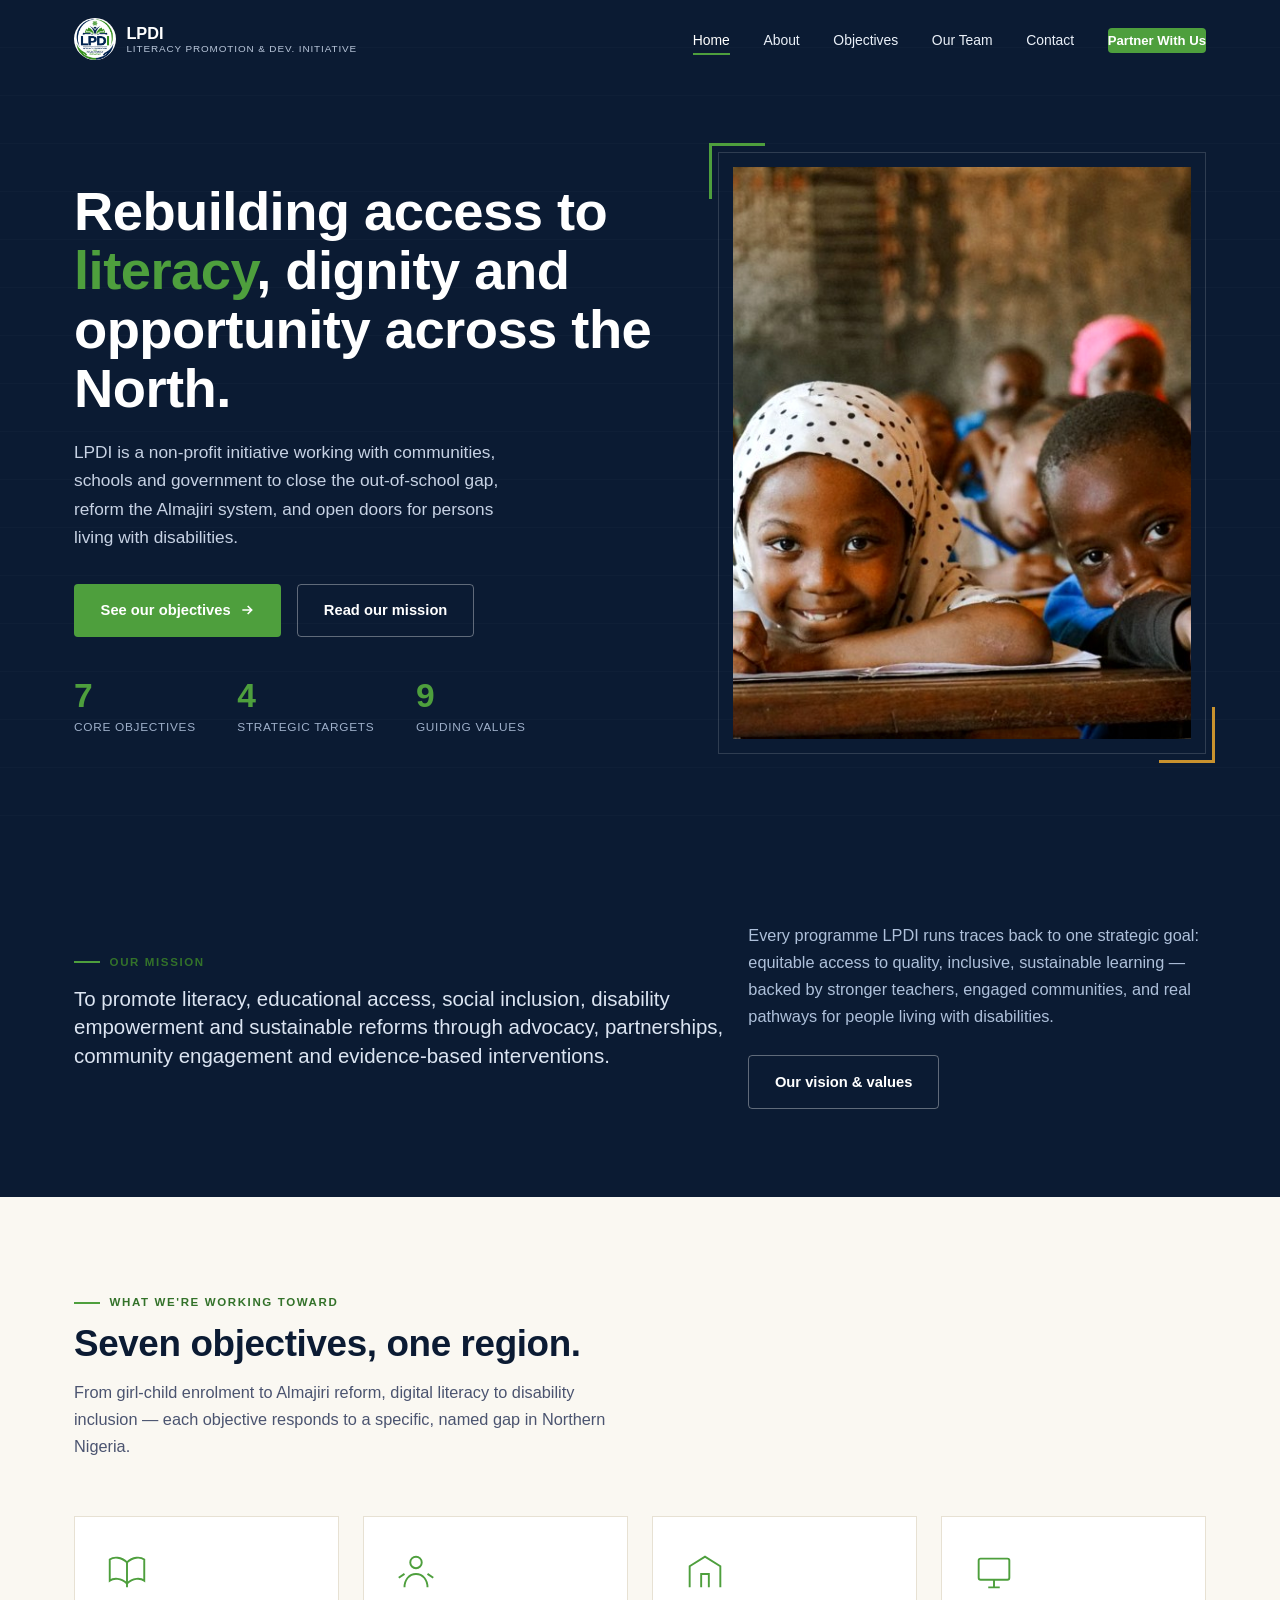
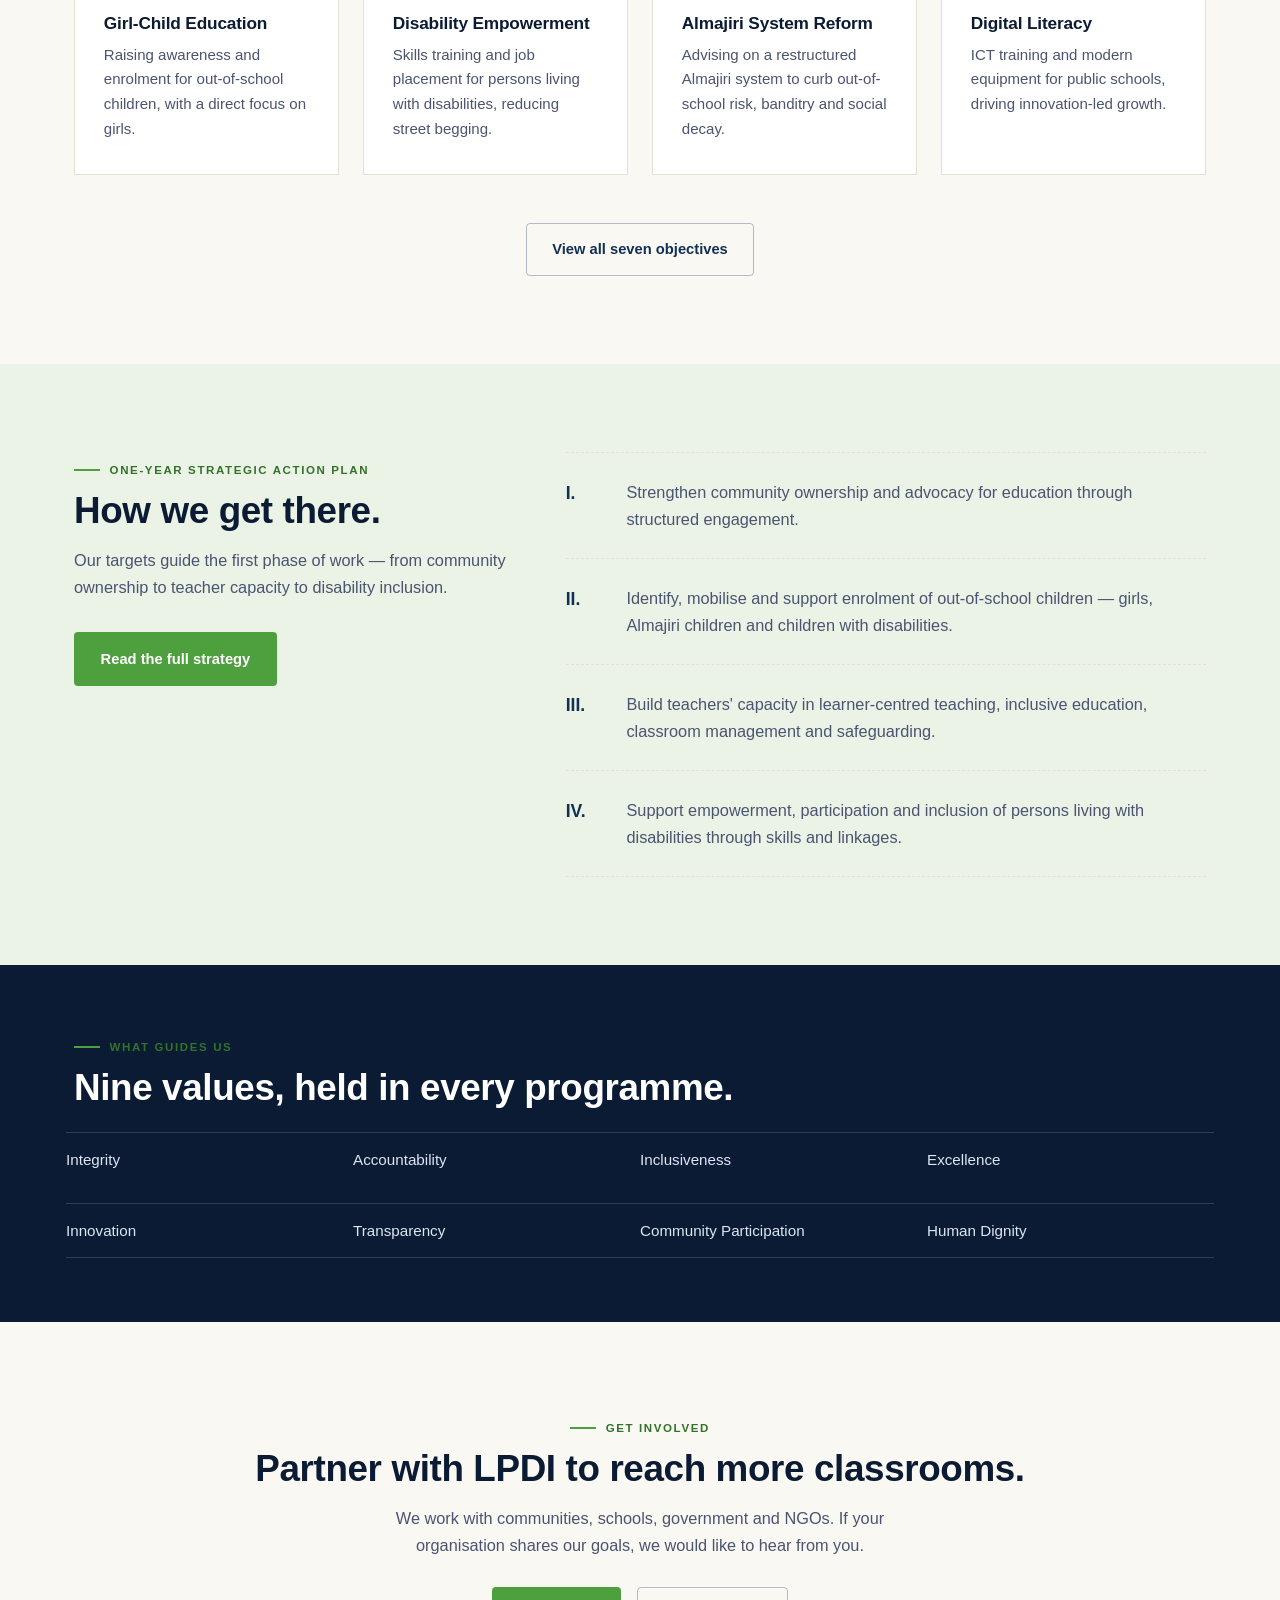
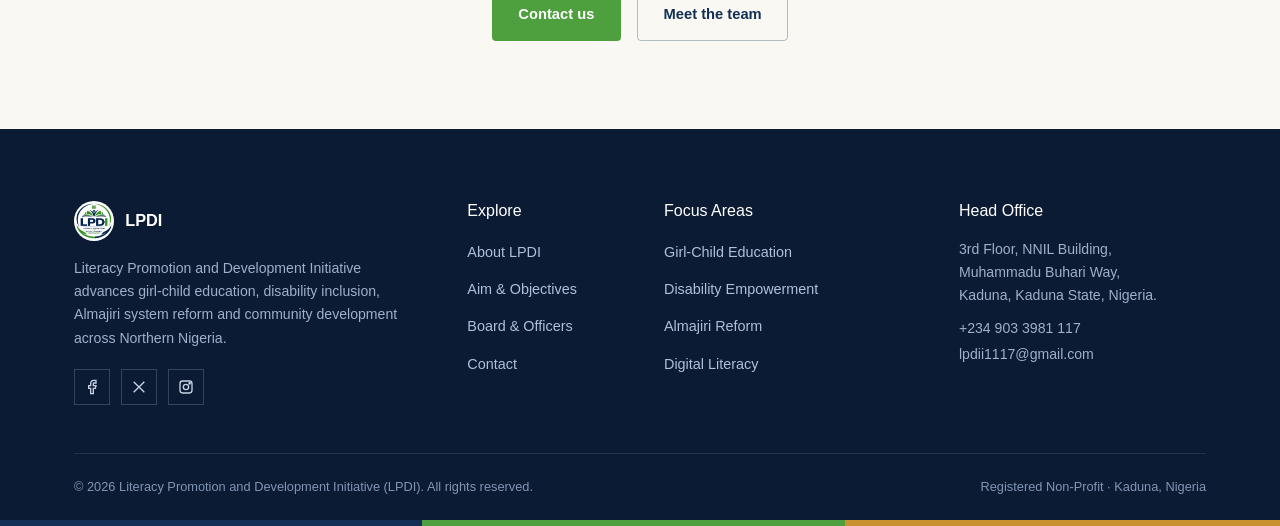
<file: index.html>
<!doctype html>
<html lang="en">
<head>
<meta charset="UTF-8">
<meta name="viewport" content="width=device-width, initial-scale=1.0">
<title>LPDI | Literacy Promotion and Development Initiative</title>
<meta name="description" content="LPDI advances girl-child education, disability inclusion, Almajiri reform and community development across Northern Nigeria.">
<link rel="icon" href="assets/logo.jpeg">

<!-- Fonts -->
<link rel="preconnect" href="https://api.fontshare.com">
<link href="https://api.fontshare.com/v2/css?f[]=clash-display@400,500,600,700&f[]=satoshi@400,500,700,900&display=swap" rel="stylesheet">

<!-- Bootstrap (vendored locally) -->
<link href="vendor/bootstrap/css/bootstrap.min.css" rel="stylesheet">

<!-- LPDI styles -->
<link href="css/style.css" rel="stylesheet">
</head>
<body>
<nav class="lpdi-nav">
    <div class="container-lpdi nav-inner">
      <a href="index.html" class="brand">
        <img src="assets/logo.jpeg" alt="LPDI logo">
        <span class="brand-text">LPDI<small>Literacy Promotion &amp; Dev. Initiative</small></span>
      </a>
      <ul>
        <li><a href="index.html">Home</a></li>
        <li><a href="about.html">About</a></li>
        <li><a href="programs.html">Objectives</a></li>
        <li><a href="team.html">Our Team</a></li>
        <li><a href="contact.html">Contact</a></li>
        <li class="desktop-only"><a href="contact.html" class="nav-cta">Partner With Us</a></li>
      </ul>
      <button class="nav-toggle" aria-label="Toggle navigation menu">
        <span></span><span></span><span></span>
      </button>
    </div>
  </nav>
<!-- ============ HERO ============ -->
<header class="hero">
  <div class="container-lpdi">
    <div class="hero-grid">
      <div>
        
        <h1>Rebuilding access to <em>literacy</em>, dignity and opportunity across the North.</h1>
        <p class="lead">LPDI is a non-profit initiative working with communities, schools and government to close the out-of-school gap, reform the Almajiri system, and open doors for persons living with disabilities.</p>
        <div class="btn-row">
          <a href="programs.html" class="btn-lpdi btn-primary-lpdi">
            See our objectives
            <svg width="16" height="16" viewBox="0 0 24 24" fill="none" stroke="currentColor" stroke-width="2.4"><path d="M5 12h14M13 6l6 6-6 6"/></svg>
          </a>
          <a href="about.html" class="btn-lpdi btn-outline-lpdi">Read our mission</a>
        </div>

        <div class="hero-stats">
          <div>
            <div class="stat-num" data-count="7">0</div>
            <div class="stat-label">Core objectives</div>
          </div>
          <div>
            <div class="stat-num" data-count="4">0</div>
            <div class="stat-label">Strategic targets</div>
          </div>
          <div>
            <div class="stat-num" data-count="9">0</div>
            <div class="stat-label">Guiding values</div>
          </div>
        </div>
      </div>

      <div class="hero-photo-wrap reveal">
        <div class="hero-photo-frame">
          <img src="assets/hero-photo.jpg" alt="Children at an LPDI-supported school in Northern Nigeria" class="hero-photo">
        </div>
      </div>
    </div>
  </div>
</header>

<!-- ============ MISSION STRIP ============ -->
<section class="bg-navy stat-strip-wrap">
  <div class="container-lpdi">
    <div class="row align-items-center g-4">
      <div class="col-lg-7 reveal">
        <span class="kicker">Our mission</span>
        <p style="color:#DCE5F2;font-size:1.28rem;font-family:var(--display);font-weight:500;line-height:1.4;margin-top:.8rem;">
          To promote literacy, educational access, social inclusion, disability empowerment and sustainable reforms through advocacy, partnerships, community engagement and evidence-based interventions.
        </p>
      </div>
      <div class="col-lg-5 reveal reveal-delay-1">
        <p style="color:#AEC0DA;">Every programme LPDI runs traces back to one strategic goal: equitable access to quality, inclusive, sustainable learning &mdash; backed by stronger teachers, engaged communities, and real pathways for people living with disabilities.</p>
        <a href="about.html" class="btn-lpdi btn-outline-lpdi" style="margin-top:.6rem;">Our vision &amp; values</a>
      </div>
    </div>
  </div>
</section>

<!-- ============ OBJECTIVES PREVIEW ============ -->
<section class="bg-paper">
  <div class="container-lpdi">
    <div class="row">
      <div class="col-lg-6 reveal">
        <span class="kicker">What we're working toward</span>
        <h2 class="section-title">Seven objectives, one region.</h2>
        <p class="section-sub">From girl-child enrolment to Almajiri reform, digital literacy to disability inclusion &mdash; each objective responds to a specific, named gap in Northern Nigeria.</p>
      </div>
    </div>

    <div class="row g-4 mt-3">
      <div class="col-md-6 col-lg-3 reveal">
        <div class="card-lpdi">
          <svg class="card-icon" viewBox="0 0 48 48" fill="none" stroke="#4E9F3D" stroke-width="2"><path d="M24 14c-6-6-14-6-18-3v22c4-3 12-3 18 3 6-6 14-6 18-3V11c-4-3-12-3-18 3z"/><path d="M24 14v26"/></svg>
          <h3>Girl-Child Education</h3>
          <p>Raising awareness and enrolment for out-of-school children, with a direct focus on girls.</p>
        </div>
      </div>
      <div class="col-md-6 col-lg-3 reveal reveal-delay-1">
        <div class="card-lpdi">
          <svg class="card-icon" viewBox="0 0 48 48" fill="none" stroke="#4E9F3D" stroke-width="2"><circle cx="24" cy="14" r="6"/><path d="M12 40c0-8 5-14 12-14s12 6 12 14"/><path d="M6 30l6-4M42 30l-6-4"/></svg>
          <h3>Disability Empowerment</h3>
          <p>Skills training and job placement for persons living with disabilities, reducing street begging.</p>
        </div>
      </div>
      <div class="col-md-6 col-lg-3 reveal reveal-delay-2">
        <div class="card-lpdi">
          <svg class="card-icon" viewBox="0 0 48 48" fill="none" stroke="#4E9F3D" stroke-width="2"><path d="M8 40V18l16-10 16 10v22"/><path d="M20 40V26h8v14"/></svg>
          <h3>Almajiri System Reform</h3>
          <p>Advising on a restructured Almajiri system to curb out-of-school risk, banditry and social decay.</p>
        </div>
      </div>
      <div class="col-md-6 col-lg-3 reveal reveal-delay-3">
        <div class="card-lpdi">
          <svg class="card-icon" viewBox="0 0 48 48" fill="none" stroke="#4E9F3D" stroke-width="2"><rect x="8" y="10" width="32" height="22" rx="2"/><path d="M18 40h12M24 32v8"/></svg>
          <h3>Digital Literacy</h3>
          <p>ICT training and modern equipment for public schools, driving innovation-led growth.</p>
        </div>
      </div>
    </div>

    <div class="text-center mt-5 reveal">
      <a href="programs.html" class="btn-lpdi btn-outline-navy">View all seven objectives</a>
    </div>
  </div>
</section>

<!-- ============ APPROACH / TARGETS ============ -->
<section class="bg-green-soft">
  <div class="container-lpdi">
    <div class="row g-5 align-items-start">
      <div class="col-lg-5 reveal">
        <span class="kicker">One-Year Strategic Action Plan</span>
        <h2 class="section-title">How we get there.</h2>
        <p class="section-sub">Our targets guide the first phase of work &mdash; from community ownership to teacher capacity to disability inclusion.</p>
        <a href="programs.html" class="btn-lpdi btn-primary-lpdi mt-3">Read the full strategy</a>
      </div>
      <div class="col-lg-7">
        <div class="target-item reveal">
          <div class="target-roman">I.</div>
          <p>Strengthen community ownership and advocacy for education through structured engagement.</p>
        </div>
        <div class="target-item reveal reveal-delay-1">
          <div class="target-roman">II.</div>
          <p>Identify, mobilise and support enrolment of out-of-school children &mdash; girls, Almajiri children and children with disabilities.</p>
        </div>
        <div class="target-item reveal reveal-delay-2">
          <div class="target-roman">III.</div>
          <p>Build teachers' capacity in learner-centred teaching, inclusive education, classroom management and safeguarding.</p>
        </div>
        <div class="target-item reveal reveal-delay-3">
          <div class="target-roman">IV.</div>
          <p>Support empowerment, participation and inclusion of persons living with disabilities through skills and linkages.</p>
        </div>
      </div>
    </div>
  </div>
</section>

<!-- ============ CORE VALUES STRIP ============ -->
<section class="bg-navy" style="padding-top:4rem;padding-bottom:4rem;">
  <div class="container-lpdi reveal">
    <span class="kicker">What guides us</span>
    <h2 class="section-title" style="color:#fff;">Nine values, held in every programme.</h2>
  </div>
  <div class="container-lpdi mt-4">
    <div class="row g-3">
      <div class="col-6 col-md-3" style="color:#DCE5F2;font-family:var(--display);font-size:.95rem;padding:.9rem 0;border-top:1px solid rgba(255,255,255,.15);">Integrity</div>
      <div class="col-6 col-md-3" style="color:#DCE5F2;font-family:var(--display);font-size:.95rem;padding:.9rem 0;border-top:1px solid rgba(255,255,255,.15);">Accountability</div>
      <div class="col-6 col-md-3" style="color:#DCE5F2;font-family:var(--display);font-size:.95rem;padding:.9rem 0;border-top:1px solid rgba(255,255,255,.15);">Inclusiveness</div>
      <div class="col-6 col-md-3" style="color:#DCE5F2;font-family:var(--display);font-size:.95rem;padding:.9rem 0;border-top:1px solid rgba(255,255,255,.15);">Excellence</div>
      <div class="col-6 col-md-3" style="color:#DCE5F2;font-family:var(--display);font-size:.95rem;padding:.9rem 0;border-top:1px solid rgba(255,255,255,.15);border-bottom:1px solid rgba(255,255,255,.15);">Innovation</div>
      <div class="col-6 col-md-3" style="color:#DCE5F2;font-family:var(--display);font-size:.95rem;padding:.9rem 0;border-top:1px solid rgba(255,255,255,.15);border-bottom:1px solid rgba(255,255,255,.15);">Transparency</div>
      <div class="col-6 col-md-3" style="color:#DCE5F2;font-family:var(--display);font-size:.95rem;padding:.9rem 0;border-top:1px solid rgba(255,255,255,.15);border-bottom:1px solid rgba(255,255,255,.15);">Community Participation</div>
      <div class="col-6 col-md-3" style="color:#DCE5F2;font-family:var(--display);font-size:.95rem;padding:.9rem 0;border-top:1px solid rgba(255,255,255,.15);border-bottom:1px solid rgba(255,255,255,.15);">Human Dignity</div>
    </div>
  </div>
</section>

<!-- ============ CTA ============ -->
<section class="bg-paper text-center">
  <div class="container-lpdi reveal">
    <span class="kicker" style="justify-content:center;">Get involved</span>
    <h2 class="section-title">Partner with LPDI to reach more classrooms.</h2>
    <p class="section-sub" style="margin:0 auto 1.8rem;">We work with communities, schools, government and NGOs. If your organisation shares our goals, we would like to hear from you.</p>
    <div class="btn-row" style="justify-content:center;">
      <a href="contact.html" class="btn-lpdi btn-primary-lpdi">Contact us</a>
      <a href="team.html" class="btn-lpdi btn-outline-navy">Meet the team</a>
    </div>
  </div>
</section>
<footer class="lpdi-footer">
    <div class="container-lpdi">
      <div class="row g-5">
        <div class="col-lg-4">
          <div class="foot-brand">
            <img src="assets/logo.jpeg" alt="LPDI logo">
            <strong style="color:#fff;font-family:var(--display);">LPDI</strong>
          </div>
          <p>Literacy Promotion and Development Initiative advances girl-child education, disability inclusion, Almajiri system reform and community development across Northern Nigeria.</p>
          <div class="social-row">
            <a href="#" aria-label="Facebook"><svg width="16" height="16" viewBox="0 0 24 24" fill="none" stroke="currentColor" stroke-width="2"><path d="M18 2h-3a5 5 0 0 0-5 5v3H7v4h3v8h4v-8h3l1-4h-4V7a1 1 0 0 1 1-1h3z"/></svg></a>
            <a href="#" aria-label="Twitter / X"><svg width="16" height="16" viewBox="0 0 24 24" fill="none" stroke="currentColor" stroke-width="2"><path d="M4 4l16 16M20 4L4 20"/></svg></a>
            <a href="#" aria-label="Instagram"><svg width="16" height="16" viewBox="0 0 24 24" fill="none" stroke="currentColor" stroke-width="2"><rect x="3" y="3" width="18" height="18" rx="4"/><circle cx="12" cy="12" r="4"/><circle cx="17.5" cy="6.5" r="1"/></svg></a>
          </div>
        </div>
        <div class="col-lg-2 col-6">
          <h5>Explore</h5>
          <ul>
            <li><a href="about.html">About LPDI</a></li>
            <li><a href="programs.html">Aim &amp; Objectives</a></li>
            <li><a href="team.html">Board &amp; Officers</a></li>
            <li><a href="contact.html">Contact</a></li>
          </ul>
        </div>
        <div class="col-lg-3 col-6">
          <h5>Focus Areas</h5>
          <ul>
            <li><a href="programs.html#objectives">Girl-Child Education</a></li>
            <li><a href="programs.html#objectives">Disability Empowerment</a></li>
            <li><a href="programs.html#objectives">Almajiri Reform</a></li>
            <li><a href="programs.html#objectives">Digital Literacy</a></li>
          </ul>
        </div>
        <div class="col-lg-3">
          <h5>Head Office</h5>
          <p style="margin-bottom:.6rem;">3rd Floor, NNIL Building,<br>Muhammadu Buhari Way,<br>Kaduna, Kaduna State, Nigeria.</p>
          <p style="margin-bottom:.2rem;">+234 903 3981 117</p>
          <p>lpdii1117@gmail.com</p>
        </div>
      </div>
      <div class="foot-bottom">
        <span>&copy; <span id="year"></span> Literacy Promotion and Development Initiative (LPDI). All rights reserved.</span>
        <span>Registered Non-Profit &middot; Kaduna, Nigeria</span>
      </div>
    </div>
    <div class="pattern-strip"></div>
  </footer>

  <button class="to-top" aria-label="Back to top">
    <svg width="18" height="18" viewBox="0 0 24 24" fill="none" stroke="currentColor" stroke-width="2.4"><path d="M12 19V5M5 12l7-7 7 7"/></svg>
  </button>

  <script src="vendor/bootstrap/js/bootstrap.bundle.min.js"></script>
  <script src="js/script.js"></script>
  <script>document.getElementById('year').textContent = new Date().getFullYear();</script>

</body>
</html>
</file>
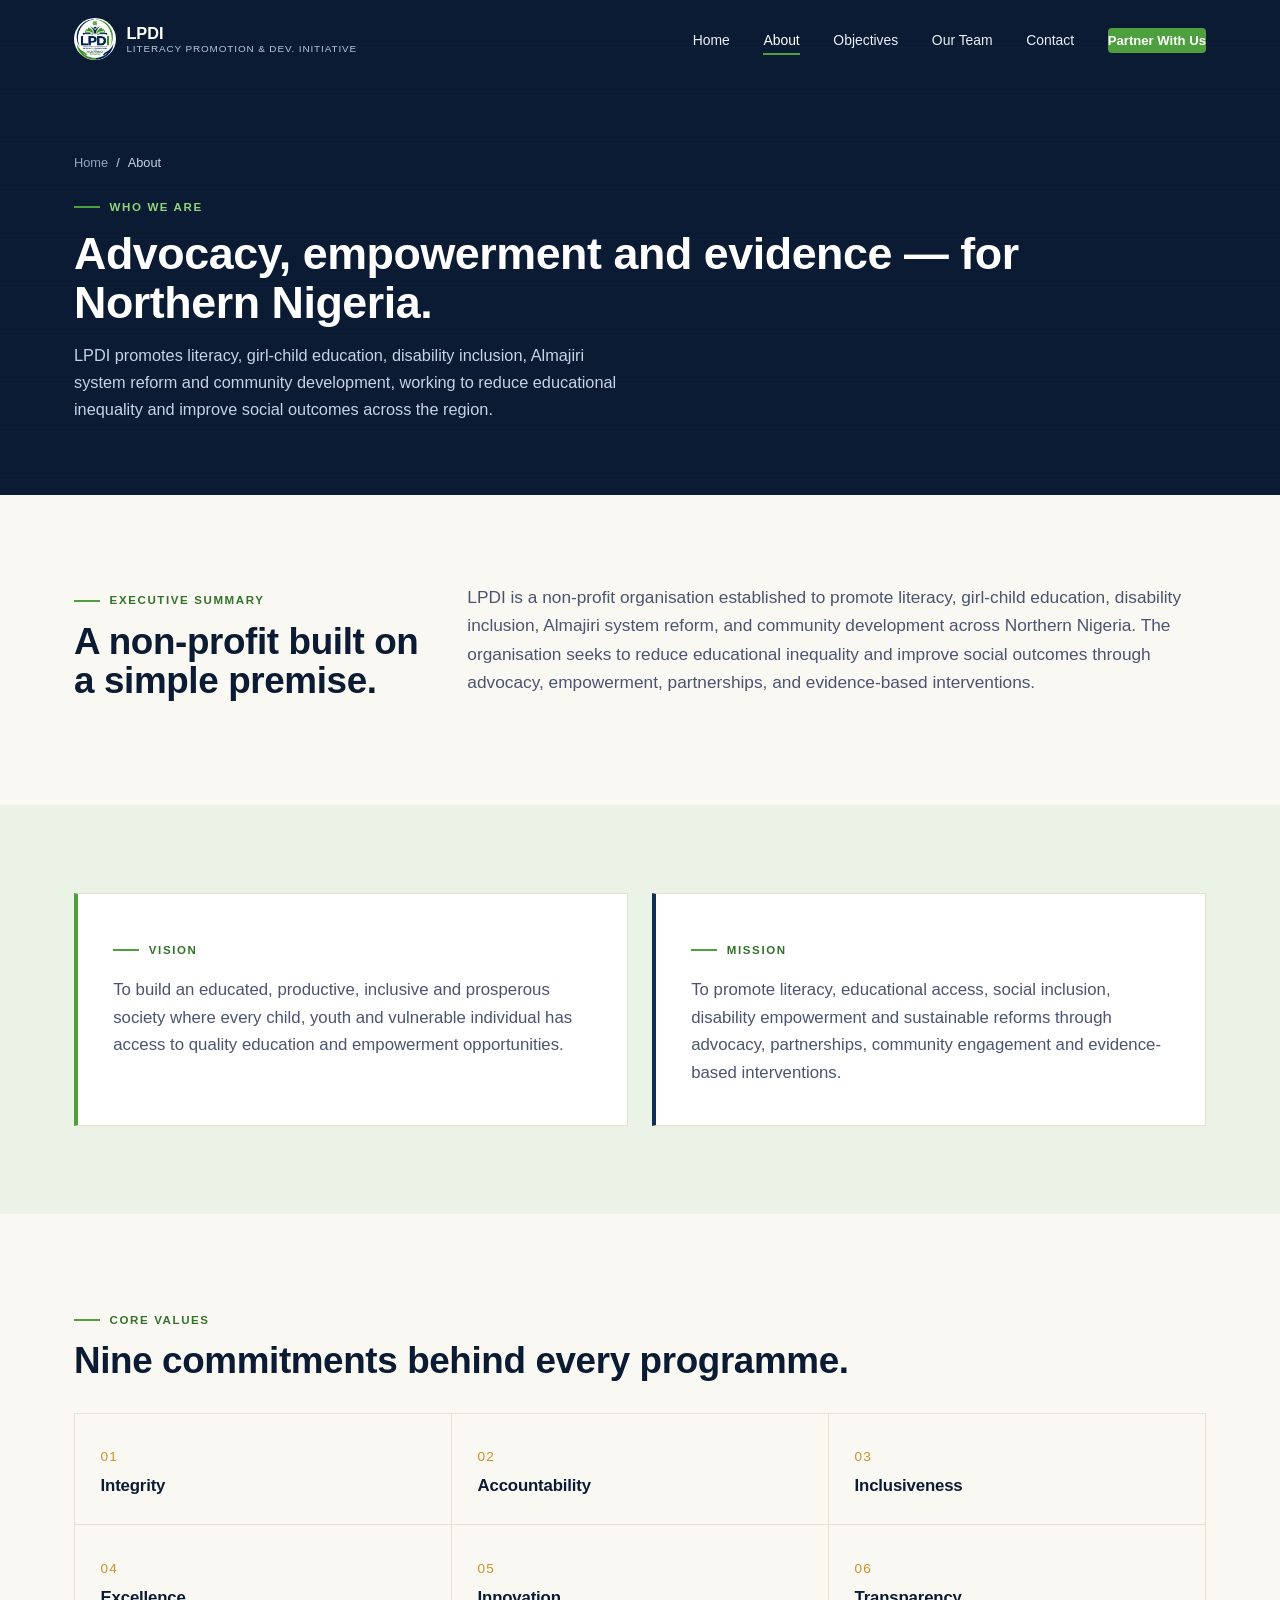
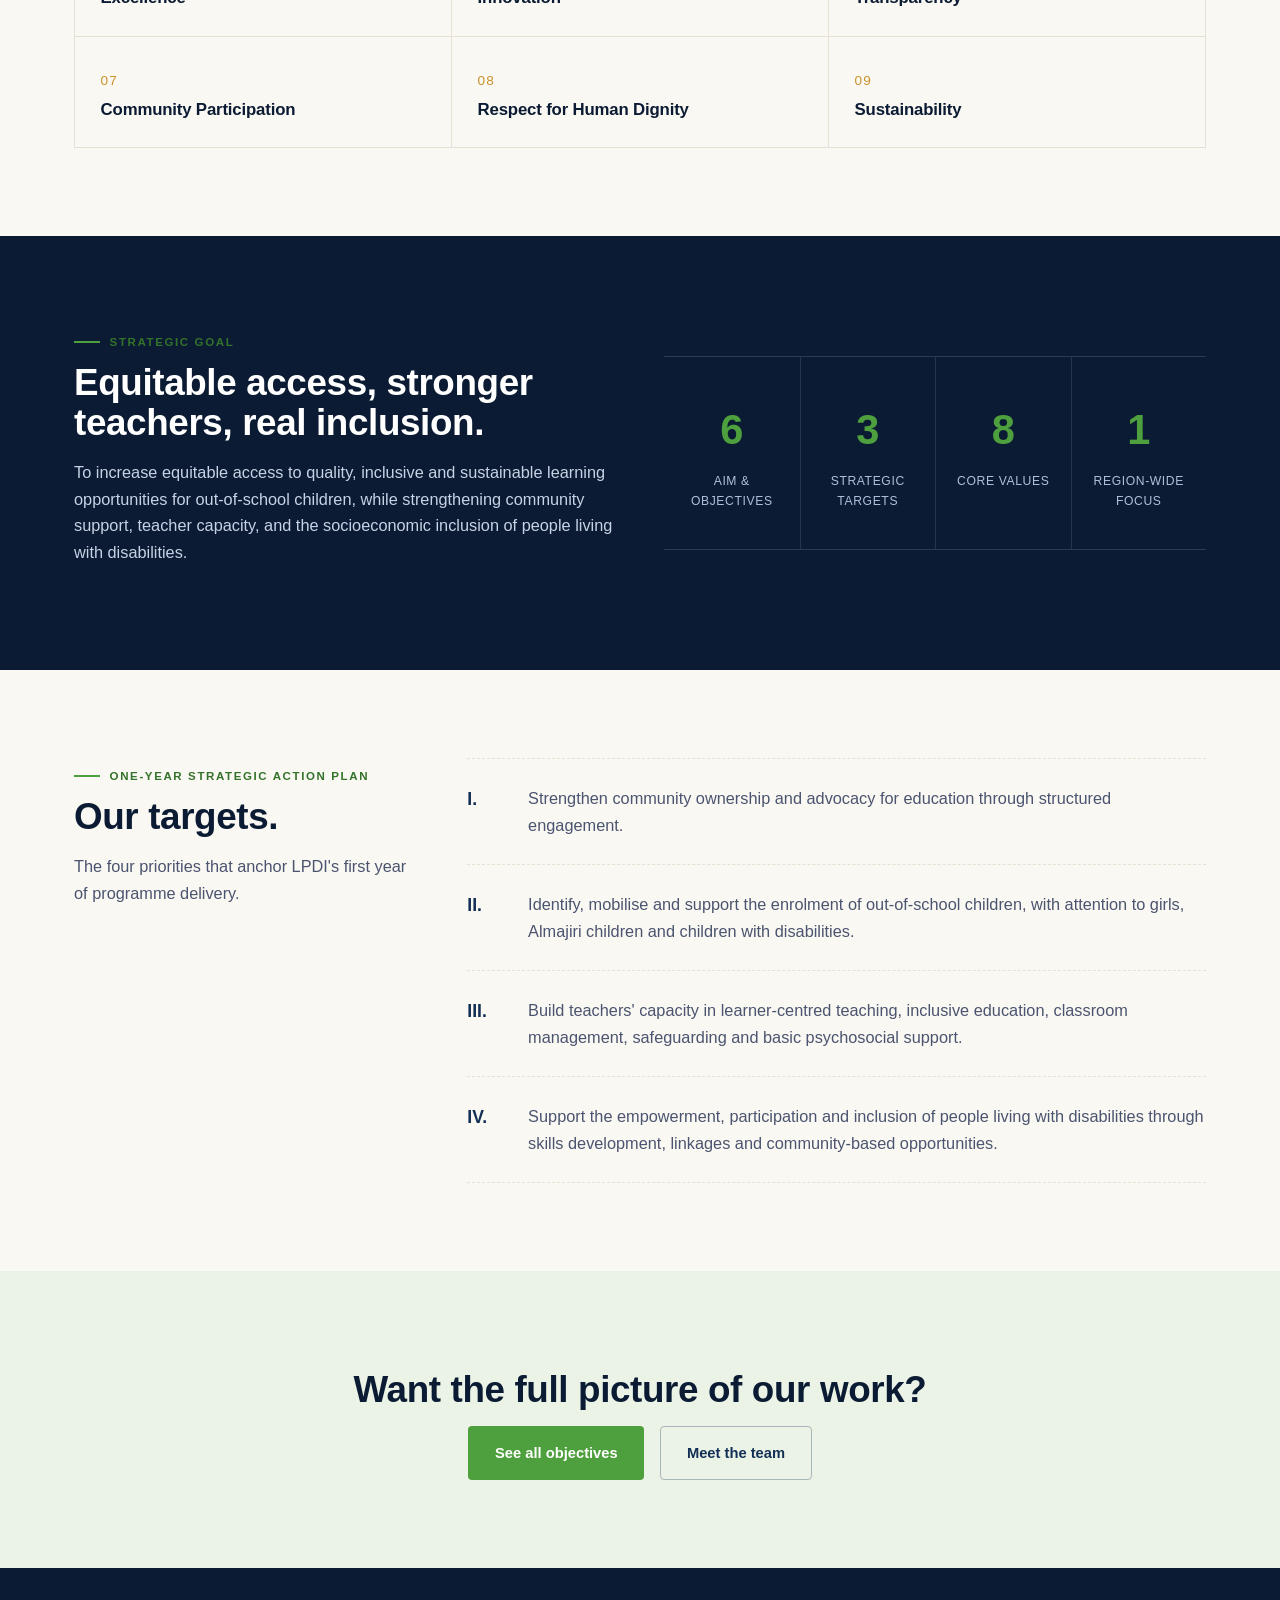
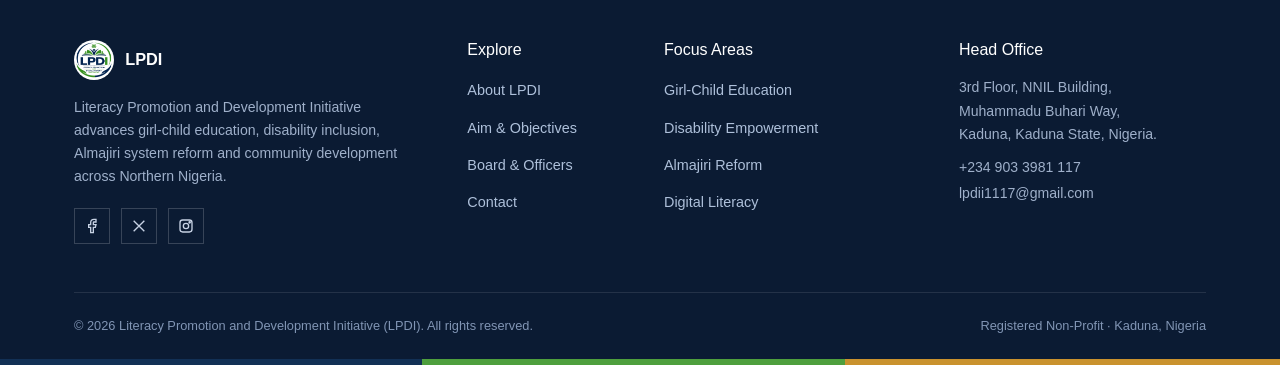
<file: about.html>
<!doctype html>
<html lang="en">
<head>
<meta charset="UTF-8">
<meta name="viewport" content="width=device-width, initial-scale=1.0">
<title>About Us | LPDI</title>
<meta name="description" content="The vision, mission, core values and strategic goal of the Literacy Promotion and Development Initiative.">
<link rel="icon" href="assets/logo.jpeg">

<!-- Fonts -->
<link rel="preconnect" href="https://api.fontshare.com">
<link href="https://api.fontshare.com/v2/css?f[]=clash-display@400,500,600,700&f[]=satoshi@400,500,700,900&display=swap" rel="stylesheet">

<!-- Bootstrap (vendored locally) -->
<link href="vendor/bootstrap/css/bootstrap.min.css" rel="stylesheet">

<!-- LPDI styles -->
<link href="css/style.css" rel="stylesheet">
</head>
<body>
<nav class="lpdi-nav">
    <div class="container-lpdi nav-inner">
      <a href="index.html" class="brand">
        <img src="assets/logo.jpeg" alt="LPDI logo">
        <span class="brand-text">LPDI<small>Literacy Promotion &amp; Dev. Initiative</small></span>
      </a>
      <ul>
        <li><a href="index.html">Home</a></li>
        <li><a href="about.html">About</a></li>
        <li><a href="programs.html">Objectives</a></li>
        <li><a href="team.html">Our Team</a></li>
        <li><a href="contact.html">Contact</a></li>
        <li class="desktop-only"><a href="contact.html" class="nav-cta">Partner With Us</a></li>
      </ul>
      <button class="nav-toggle" aria-label="Toggle navigation menu">
        <span></span><span></span><span></span>
      </button>
    </div>
  </nav>
<header class="page-header">
  <div class="container-lpdi">
    <p class="crumb"><a href="index.html">Home</a><span class="sep">/</span>About</p>
    <span class="kicker">Who we are</span>
    <h1>Advocacy, empowerment and evidence &mdash; for Northern Nigeria.</h1>
    <p>LPDI promotes literacy, girl-child education, disability inclusion, Almajiri system reform and community development, working to reduce educational inequality and improve social outcomes across the region.</p>
  </div>
</header>

<!-- EXECUTIVE SUMMARY -->
<section class="bg-paper">
  <div class="container-lpdi">
    <div class="row g-5">
      <div class="col-lg-4 reveal">
        <span class="kicker">Executive summary</span>
        <h2 class="section-title">A non-profit built on a simple premise.</h2>
      </div>
      <div class="col-lg-8 reveal reveal-delay-1">
        <p style="font-size:1.08rem;color:var(--ink-soft);">
          LPDI is a non-profit organisation established to promote literacy, girl-child education, disability inclusion, Almajiri system reform, and community development across Northern Nigeria. The organisation seeks to reduce educational inequality and improve social outcomes through advocacy, empowerment, partnerships, and evidence-based interventions.
        </p>
      </div>
    </div>
  </div>
</section>

<!-- VISION / MISSION -->
<section class="bg-green-soft">
  <div class="container-lpdi">
    <div class="row g-4">
      <div class="col-lg-6 reveal">
        <div class="vm-card">
          <span class="kicker">Vision</span>
          <p>To build an educated, productive, inclusive and prosperous society where every child, youth and vulnerable individual has access to quality education and empowerment opportunities.</p>
        </div>
      </div>
      <div class="col-lg-6 reveal reveal-delay-1">
        <div class="vm-card navy-edge">
          <span class="kicker">Mission</span>
          <p>To promote literacy, educational access, social inclusion, disability empowerment and sustainable reforms through advocacy, partnerships, community engagement and evidence-based interventions.</p>
        </div>
      </div>
    </div>
  </div>
</section>

<!-- CORE VALUES -->
<section class="bg-paper">
  <div class="container-lpdi">
    <div class="reveal" style="margin-bottom:2rem;">
      <span class="kicker">Core values</span>
      <h2 class="section-title">Nine commitments behind every programme.</h2>
    </div>
  </div>
  <div class="container-lpdi reveal">
    <div class="value-grid">
      <div class="value-cell"><span class="v-index">01</span><h4>Integrity</h4></div>
      <div class="value-cell"><span class="v-index">02</span><h4>Accountability</h4></div>
      <div class="value-cell"><span class="v-index">03</span><h4>Inclusiveness</h4></div>
      <div class="value-cell"><span class="v-index">04</span><h4>Excellence</h4></div>
      <div class="value-cell"><span class="v-index">05</span><h4>Innovation</h4></div>
      <div class="value-cell"><span class="v-index">06</span><h4>Transparency</h4></div>
      <div class="value-cell"><span class="v-index">07</span><h4>Community Participation</h4></div>
      <div class="value-cell"><span class="v-index">08</span><h4>Respect for Human Dignity</h4></div>
      <div class="value-cell"><span class="v-index">09</span><h4>Sustainability</h4></div>
    </div>
  </div>
</section>

<!-- STRATEGIC GOAL -->
<section class="bg-navy">
  <div class="container-lpdi">
    <div class="row g-5 align-items-center">
      <div class="col-lg-6 reveal">
        <span class="kicker">Strategic goal</span>
        <h2 class="section-title" style="color:#fff;">Equitable access, stronger teachers, real inclusion.</h2>
        <p style="color:#C7D2E4;">To increase equitable access to quality, inclusive and sustainable learning opportunities for out-of-school children, while strengthening community support, teacher capacity, and the socioeconomic inclusion of people living with disabilities.</p>
      </div>
      <div class="col-lg-6">
        <div class="stat-strip" style="border-color:rgba(255,255,255,.14);">
          <div class="stat reveal">
            <div class="stat-num" data-count="7">0</div>
            <div class="stat-label">Aim &amp; objectives</div>
          </div>
          <div class="stat reveal reveal-delay-1">
            <div class="stat-num" data-count="4">0</div>
            <div class="stat-label">Strategic targets</div>
          </div>
          <div class="stat reveal reveal-delay-2">
            <div class="stat-num" data-count="9">0</div>
            <div class="stat-label">Core values</div>
          </div>
          <div class="stat reveal reveal-delay-3">
            <div class="stat-num" data-count="1">0</div>
            <div class="stat-label">Region-wide focus</div>
          </div>
        </div>
      </div>
    </div>
  </div>
</section>

<!-- TARGETS DETAIL -->
<section class="bg-paper">
  <div class="container-lpdi">
    <div class="row g-5">
      <div class="col-lg-4 reveal">
        <span class="kicker">One-Year Strategic Action Plan</span>
        <h2 class="section-title">Our targets.</h2>
        <p class="section-sub">The four priorities that anchor LPDI's first year of programme delivery.</p>
      </div>
      <div class="col-lg-8">
        <div class="target-item reveal">
          <div class="target-roman">I.</div>
          <p>Strengthen community ownership and advocacy for education through structured engagement.</p>
        </div>
        <div class="target-item reveal reveal-delay-1">
          <div class="target-roman">II.</div>
          <p>Identify, mobilise and support the enrolment of out-of-school children, with attention to girls, Almajiri children and children with disabilities.</p>
        </div>
        <div class="target-item reveal reveal-delay-2">
          <div class="target-roman">III.</div>
          <p>Build teachers' capacity in learner-centred teaching, inclusive education, classroom management, safeguarding and basic psychosocial support.</p>
        </div>
        <div class="target-item reveal reveal-delay-3">
          <div class="target-roman">IV.</div>
          <p>Support the empowerment, participation and inclusion of people living with disabilities through skills development, linkages and community-based opportunities.</p>
        </div>
      </div>
    </div>
  </div>
</section>

<section class="bg-green-soft text-center">
  <div class="container-lpdi reveal">
    <h2 class="section-title">Want the full picture of our work?</h2>
    <div class="btn-row" style="justify-content:center;">
      <a href="programs.html" class="btn-lpdi btn-primary-lpdi">See all objectives</a>
      <a href="team.html" class="btn-lpdi btn-outline-navy">Meet the team</a>
    </div>
  </div>
</section>
<footer class="lpdi-footer">
    <div class="container-lpdi">
      <div class="row g-5">
        <div class="col-lg-4">
          <div class="foot-brand">
            <img src="assets/logo.jpeg" alt="LPDI logo">
            <strong style="color:#fff;font-family:var(--display);">LPDI</strong>
          </div>
          <p>Literacy Promotion and Development Initiative advances girl-child education, disability inclusion, Almajiri system reform and community development across Northern Nigeria.</p>
          <div class="social-row">
            <a href="#" aria-label="Facebook"><svg width="16" height="16" viewBox="0 0 24 24" fill="none" stroke="currentColor" stroke-width="2"><path d="M18 2h-3a5 5 0 0 0-5 5v3H7v4h3v8h4v-8h3l1-4h-4V7a1 1 0 0 1 1-1h3z"/></svg></a>
            <a href="#" aria-label="Twitter / X"><svg width="16" height="16" viewBox="0 0 24 24" fill="none" stroke="currentColor" stroke-width="2"><path d="M4 4l16 16M20 4L4 20"/></svg></a>
            <a href="#" aria-label="Instagram"><svg width="16" height="16" viewBox="0 0 24 24" fill="none" stroke="currentColor" stroke-width="2"><rect x="3" y="3" width="18" height="18" rx="4"/><circle cx="12" cy="12" r="4"/><circle cx="17.5" cy="6.5" r="1"/></svg></a>
          </div>
        </div>
        <div class="col-lg-2 col-6">
          <h5>Explore</h5>
          <ul>
            <li><a href="about.html">About LPDI</a></li>
            <li><a href="programs.html">Aim &amp; Objectives</a></li>
            <li><a href="team.html">Board &amp; Officers</a></li>
            <li><a href="contact.html">Contact</a></li>
          </ul>
        </div>
        <div class="col-lg-3 col-6">
          <h5>Focus Areas</h5>
          <ul>
            <li><a href="programs.html#objectives">Girl-Child Education</a></li>
            <li><a href="programs.html#objectives">Disability Empowerment</a></li>
            <li><a href="programs.html#objectives">Almajiri Reform</a></li>
            <li><a href="programs.html#objectives">Digital Literacy</a></li>
          </ul>
        </div>
        <div class="col-lg-3">
          <h5>Head Office</h5>
          <p style="margin-bottom:.6rem;">3rd Floor, NNIL Building,<br>Muhammadu Buhari Way,<br>Kaduna, Kaduna State, Nigeria.</p>
          <p style="margin-bottom:.2rem;">+234 903 3981 117</p>
          <p>lpdii1117@gmail.com</p>
        </div>
      </div>
      <div class="foot-bottom">
        <span>&copy; <span id="year"></span> Literacy Promotion and Development Initiative (LPDI). All rights reserved.</span>
        <span>Registered Non-Profit &middot; Kaduna, Nigeria</span>
      </div>
    </div>
    <div class="pattern-strip"></div>
  </footer>

  <button class="to-top" aria-label="Back to top">
    <svg width="18" height="18" viewBox="0 0 24 24" fill="none" stroke="currentColor" stroke-width="2.4"><path d="M12 19V5M5 12l7-7 7 7"/></svg>
  </button>

  <script src="vendor/bootstrap/js/bootstrap.bundle.min.js"></script>
  <script src="js/script.js"></script>
  <script>document.getElementById('year').textContent = new Date().getFullYear();</script>

</body>
</html>
</file>
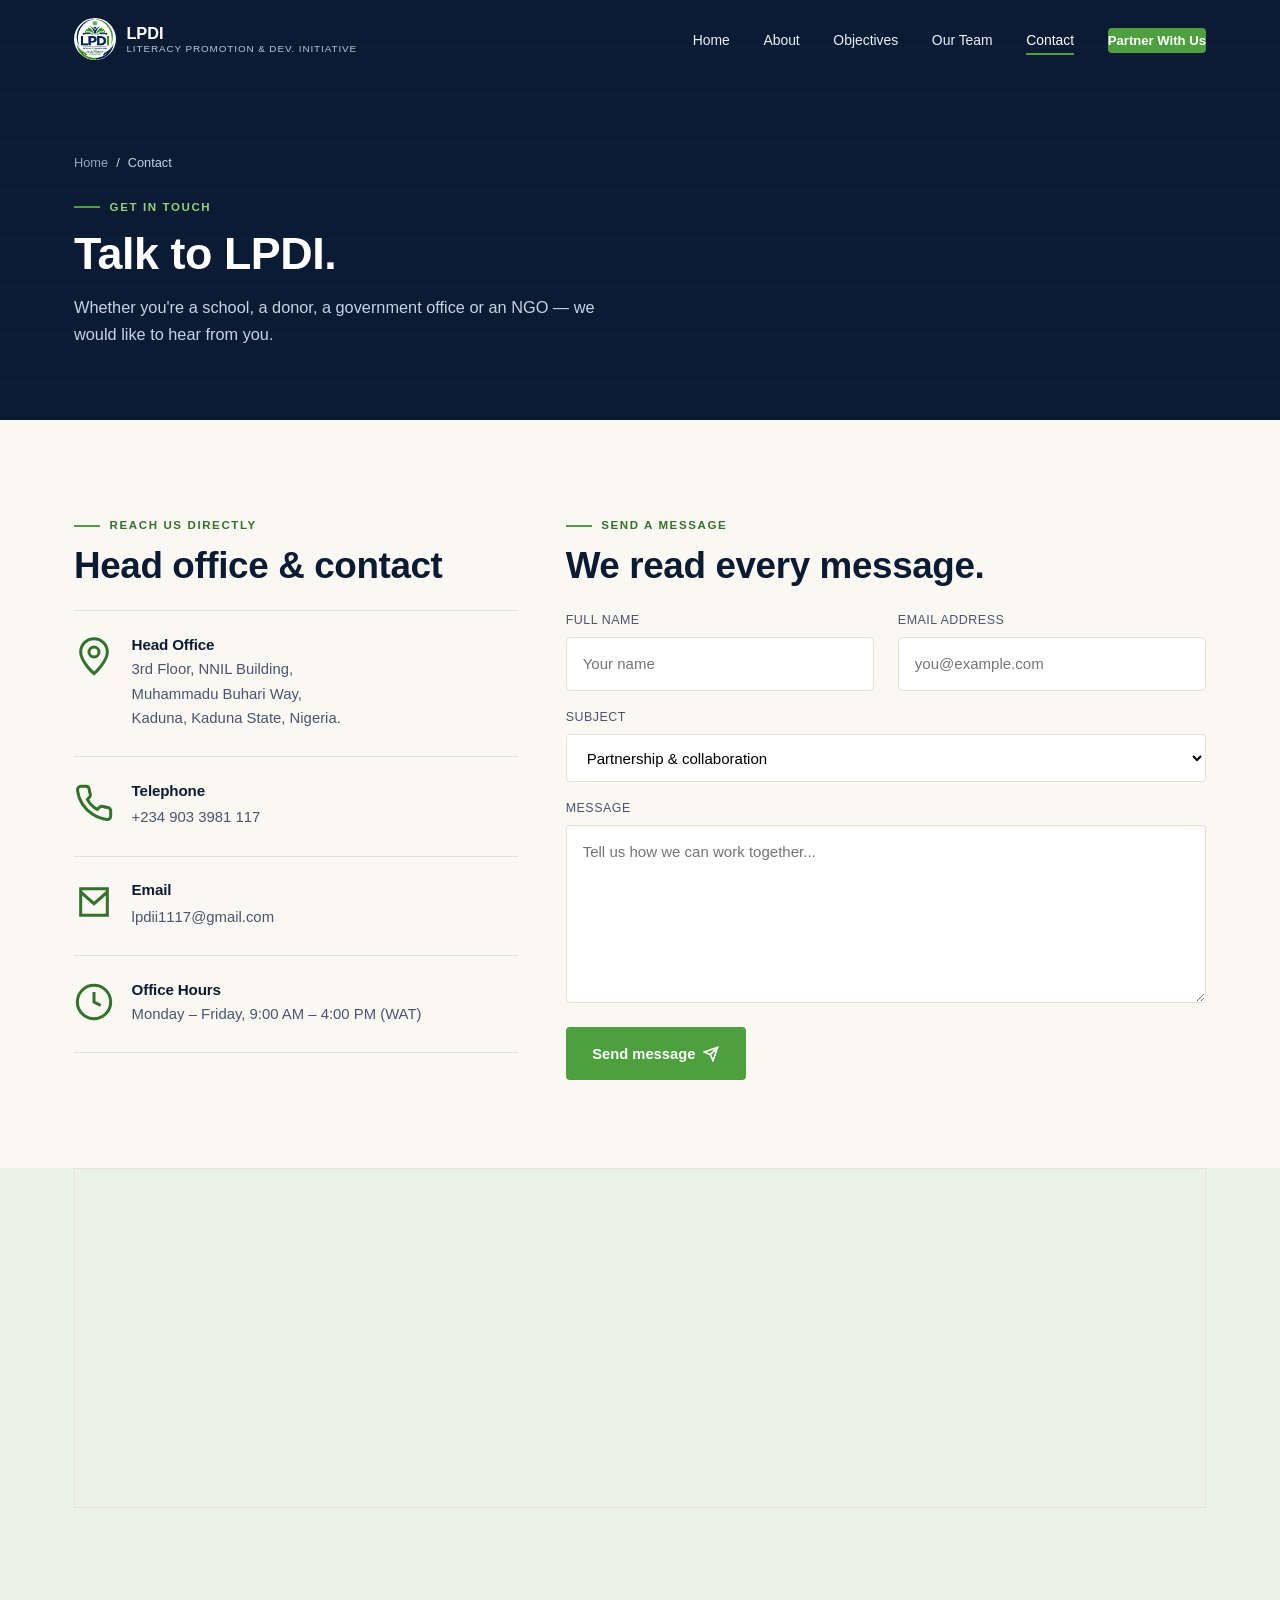
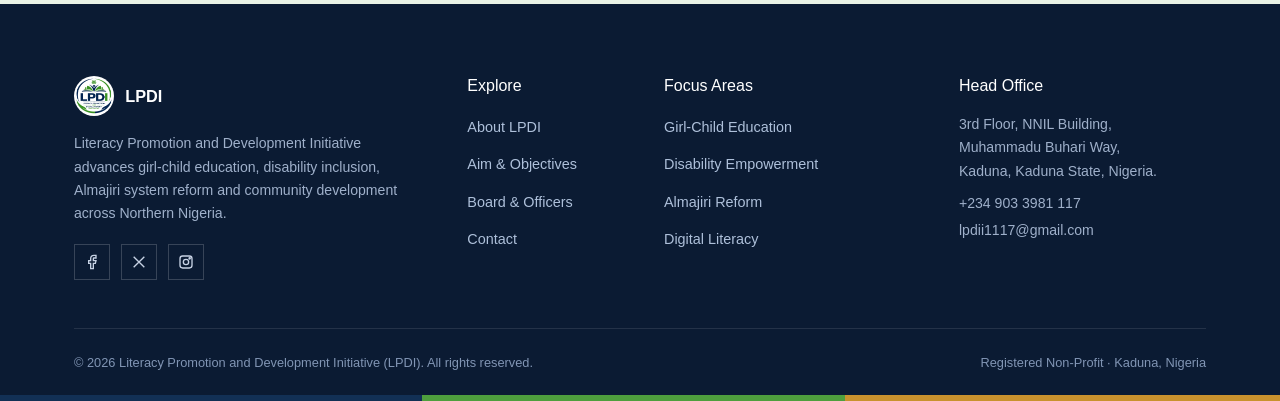
<file: contact.html>
<!doctype html>
<html lang="en">
<head>
<meta charset="UTF-8">
<meta name="viewport" content="width=device-width, initial-scale=1.0">
<title>Contact Us | LPDI</title>
<meta name="description" content="Get in touch with the Literacy Promotion and Development Initiative in Kaduna, Nigeria.">
<link rel="icon" href="assets/logo.jpeg">

<!-- Fonts -->
<link rel="preconnect" href="https://api.fontshare.com">
<link href="https://api.fontshare.com/v2/css?f[]=clash-display@400,500,600,700&f[]=satoshi@400,500,700,900&display=swap" rel="stylesheet">

<!-- Bootstrap (vendored locally) -->
<link href="vendor/bootstrap/css/bootstrap.min.css" rel="stylesheet">

<!-- LPDI styles -->
<link href="css/style.css" rel="stylesheet">
</head>
<body>
<nav class="lpdi-nav">
    <div class="container-lpdi nav-inner">
      <a href="index.html" class="brand">
        <img src="assets/logo.jpeg" alt="LPDI logo">
        <span class="brand-text">LPDI<small>Literacy Promotion &amp; Dev. Initiative</small></span>
      </a>
      <ul>
        <li><a href="index.html">Home</a></li>
        <li><a href="about.html">About</a></li>
        <li><a href="programs.html">Objectives</a></li>
        <li><a href="team.html">Our Team</a></li>
        <li><a href="contact.html">Contact</a></li>
        <li class="desktop-only"><a href="contact.html" class="nav-cta">Partner With Us</a></li>
      </ul>
      <button class="nav-toggle" aria-label="Toggle navigation menu">
        <span></span><span></span><span></span>
      </button>
    </div>
  </nav>
<header class="page-header">
  <div class="container-lpdi">
    <p class="crumb"><a href="index.html">Home</a><span class="sep">/</span>Contact</p>
    <span class="kicker">Get in touch</span>
    <h1>Talk to LPDI.</h1>
    <p>Whether you're a school, a donor, a government office or an NGO &mdash; we would like to hear from you.</p>
  </div>
</header>

<section class="bg-paper">
  <div class="container-lpdi">
    <div class="row g-5">

      <!-- CONTACT DETAILS -->
      <div class="col-lg-5 reveal">
        <span class="kicker">Reach us directly</span>
        <h2 class="section-title" style="margin-bottom:1.5rem;">Head office &amp; contact</h2>

        <div class="contact-card">
          <svg class="c-icon" viewBox="0 0 24 24" fill="none" stroke="currentColor" stroke-width="1.8"><path d="M12 22s8-7.2 8-13a8 8 0 1 0-16 0c0 5.8 8 13 8 13z"/><circle cx="12" cy="9" r="3"/></svg>
          <div>
            <h4>Head Office</h4>
            <p>3rd Floor, NNIL Building,<br>Muhammadu Buhari Way,<br>Kaduna, Kaduna State, Nigeria.</p>
          </div>
        </div>

        <div class="contact-card">
          <svg class="c-icon" viewBox="0 0 24 24" fill="none" stroke="currentColor" stroke-width="1.8"><path d="M22 16.9v3a2 2 0 0 1-2.2 2 19.8 19.8 0 0 1-8.6-3.1 19.5 19.5 0 0 1-6-6 19.8 19.8 0 0 1-3.1-8.6A2 2 0 0 1 4.1 2h3a2 2 0 0 1 2 1.7c.1.9.3 1.8.6 2.7a2 2 0 0 1-.4 2.1L8 9.9a16 16 0 0 0 6 6l1.4-1.4a2 2 0 0 1 2.1-.4c.9.3 1.8.5 2.7.6a2 2 0 0 1 1.8 2.2z"/></svg>
          <div>
            <h4>Telephone</h4>
            <a href="tel:+2349033981117">+234 903 3981 117</a>
          </div>
        </div>

        <div class="contact-card">
          <svg class="c-icon" viewBox="0 0 24 24" fill="none" stroke="currentColor" stroke-width="1.8"><path d="M4 4h16v16H4z"/><path d="M4 6l8 7 8-7"/></svg>
          <div>
            <h4>Email</h4>
            <a href="mailto:lpdii1117@gmail.com">lpdii1117@gmail.com</a>
          </div>
        </div>

        <div class="contact-card">
          <svg class="c-icon" viewBox="0 0 24 24" fill="none" stroke="currentColor" stroke-width="1.8"><circle cx="12" cy="12" r="10"/><path d="M12 6v6l4 2"/></svg>
          <div>
            <h4>Office Hours</h4>
            <p>Monday &ndash; Friday, 9:00 AM &ndash; 4:00 PM (WAT)</p>
          </div>
        </div>
      </div>

      <!-- FORM -->
      <div class="col-lg-7 reveal reveal-delay-1">
        <span class="kicker">Send a message</span>
        <h2 class="section-title" style="margin-bottom:1.5rem;">We read every message.</h2>

        <form class="form-lpdi" action="mailto:lpdii1117@gmail.com" method="post" enctype="text/plain">
          <div class="row">
            <div class="col-md-6">
              <label for="fullname">Full name</label>
              <input type="text" id="fullname" name="fullname" placeholder="Your name" required>
            </div>
            <div class="col-md-6">
              <label for="email">Email address</label>
              <input type="email" id="email" name="email" placeholder="you@example.com" required>
            </div>
          </div>
          <label for="subject">Subject</label>
          <select id="subject" name="subject">
            <option>Partnership &amp; collaboration</option>
            <option>Donation &amp; sponsorship</option>
            <option>Volunteer / join our advocacy</option>
            <option>Media enquiry</option>
            <option>Other</option>
          </select>
          <label for="message">Message</label>
          <textarea id="message" name="message" rows="6" placeholder="Tell us how we can work together..." required></textarea>
          <button type="submit" class="btn-lpdi btn-primary-lpdi">
            Send message
            <svg width="16" height="16" viewBox="0 0 24 24" fill="none" stroke="currentColor" stroke-width="2.4"><path d="M22 2L11 13M22 2l-7 20-4-9-9-4 20-7z"/></svg>
          </button>
        </form>
      </div>
    </div>
  </div>
</section>

<!-- MAP -->
<section class="bg-green-soft" style="padding-top:0;">
  <div class="container-lpdi reveal">
    <iframe class="map-frame" loading="lazy" referrerpolicy="no-referrer-when-downgrade"
      src="https://www.google.com/maps?q=Kaduna,+Kaduna+State,+Nigeria&output=embed">
    </iframe>
  </div>
</section>
<footer class="lpdi-footer">
    <div class="container-lpdi">
      <div class="row g-5">
        <div class="col-lg-4">
          <div class="foot-brand">
            <img src="assets/logo.jpeg" alt="LPDI logo">
            <strong style="color:#fff;font-family:var(--display);">LPDI</strong>
          </div>
          <p>Literacy Promotion and Development Initiative advances girl-child education, disability inclusion, Almajiri system reform and community development across Northern Nigeria.</p>
          <div class="social-row">
            <a href="#" aria-label="Facebook"><svg width="16" height="16" viewBox="0 0 24 24" fill="none" stroke="currentColor" stroke-width="2"><path d="M18 2h-3a5 5 0 0 0-5 5v3H7v4h3v8h4v-8h3l1-4h-4V7a1 1 0 0 1 1-1h3z"/></svg></a>
            <a href="#" aria-label="Twitter / X"><svg width="16" height="16" viewBox="0 0 24 24" fill="none" stroke="currentColor" stroke-width="2"><path d="M4 4l16 16M20 4L4 20"/></svg></a>
            <a href="#" aria-label="Instagram"><svg width="16" height="16" viewBox="0 0 24 24" fill="none" stroke="currentColor" stroke-width="2"><rect x="3" y="3" width="18" height="18" rx="4"/><circle cx="12" cy="12" r="4"/><circle cx="17.5" cy="6.5" r="1"/></svg></a>
          </div>
        </div>
        <div class="col-lg-2 col-6">
          <h5>Explore</h5>
          <ul>
            <li><a href="about.html">About LPDI</a></li>
            <li><a href="programs.html">Aim &amp; Objectives</a></li>
            <li><a href="team.html">Board &amp; Officers</a></li>
            <li><a href="contact.html">Contact</a></li>
          </ul>
        </div>
        <div class="col-lg-3 col-6">
          <h5>Focus Areas</h5>
          <ul>
            <li><a href="programs.html#objectives">Girl-Child Education</a></li>
            <li><a href="programs.html#objectives">Disability Empowerment</a></li>
            <li><a href="programs.html#objectives">Almajiri Reform</a></li>
            <li><a href="programs.html#objectives">Digital Literacy</a></li>
          </ul>
        </div>
        <div class="col-lg-3">
          <h5>Head Office</h5>
          <p style="margin-bottom:.6rem;">3rd Floor, NNIL Building,<br>Muhammadu Buhari Way,<br>Kaduna, Kaduna State, Nigeria.</p>
          <p style="margin-bottom:.2rem;">+234 903 3981 117</p>
          <p>lpdii1117@gmail.com</p>
        </div>
      </div>
      <div class="foot-bottom">
        <span>&copy; <span id="year"></span> Literacy Promotion and Development Initiative (LPDI). All rights reserved.</span>
        <span>Registered Non-Profit &middot; Kaduna, Nigeria</span>
      </div>
    </div>
    <div class="pattern-strip"></div>
  </footer>

  <button class="to-top" aria-label="Back to top">
    <svg width="18" height="18" viewBox="0 0 24 24" fill="none" stroke="currentColor" stroke-width="2.4"><path d="M12 19V5M5 12l7-7 7 7"/></svg>
  </button>

  <script src="vendor/bootstrap/js/bootstrap.bundle.min.js"></script>
  <script src="js/script.js"></script>
  <script>document.getElementById('year').textContent = new Date().getFullYear();</script>

</body>
</html>
</file>
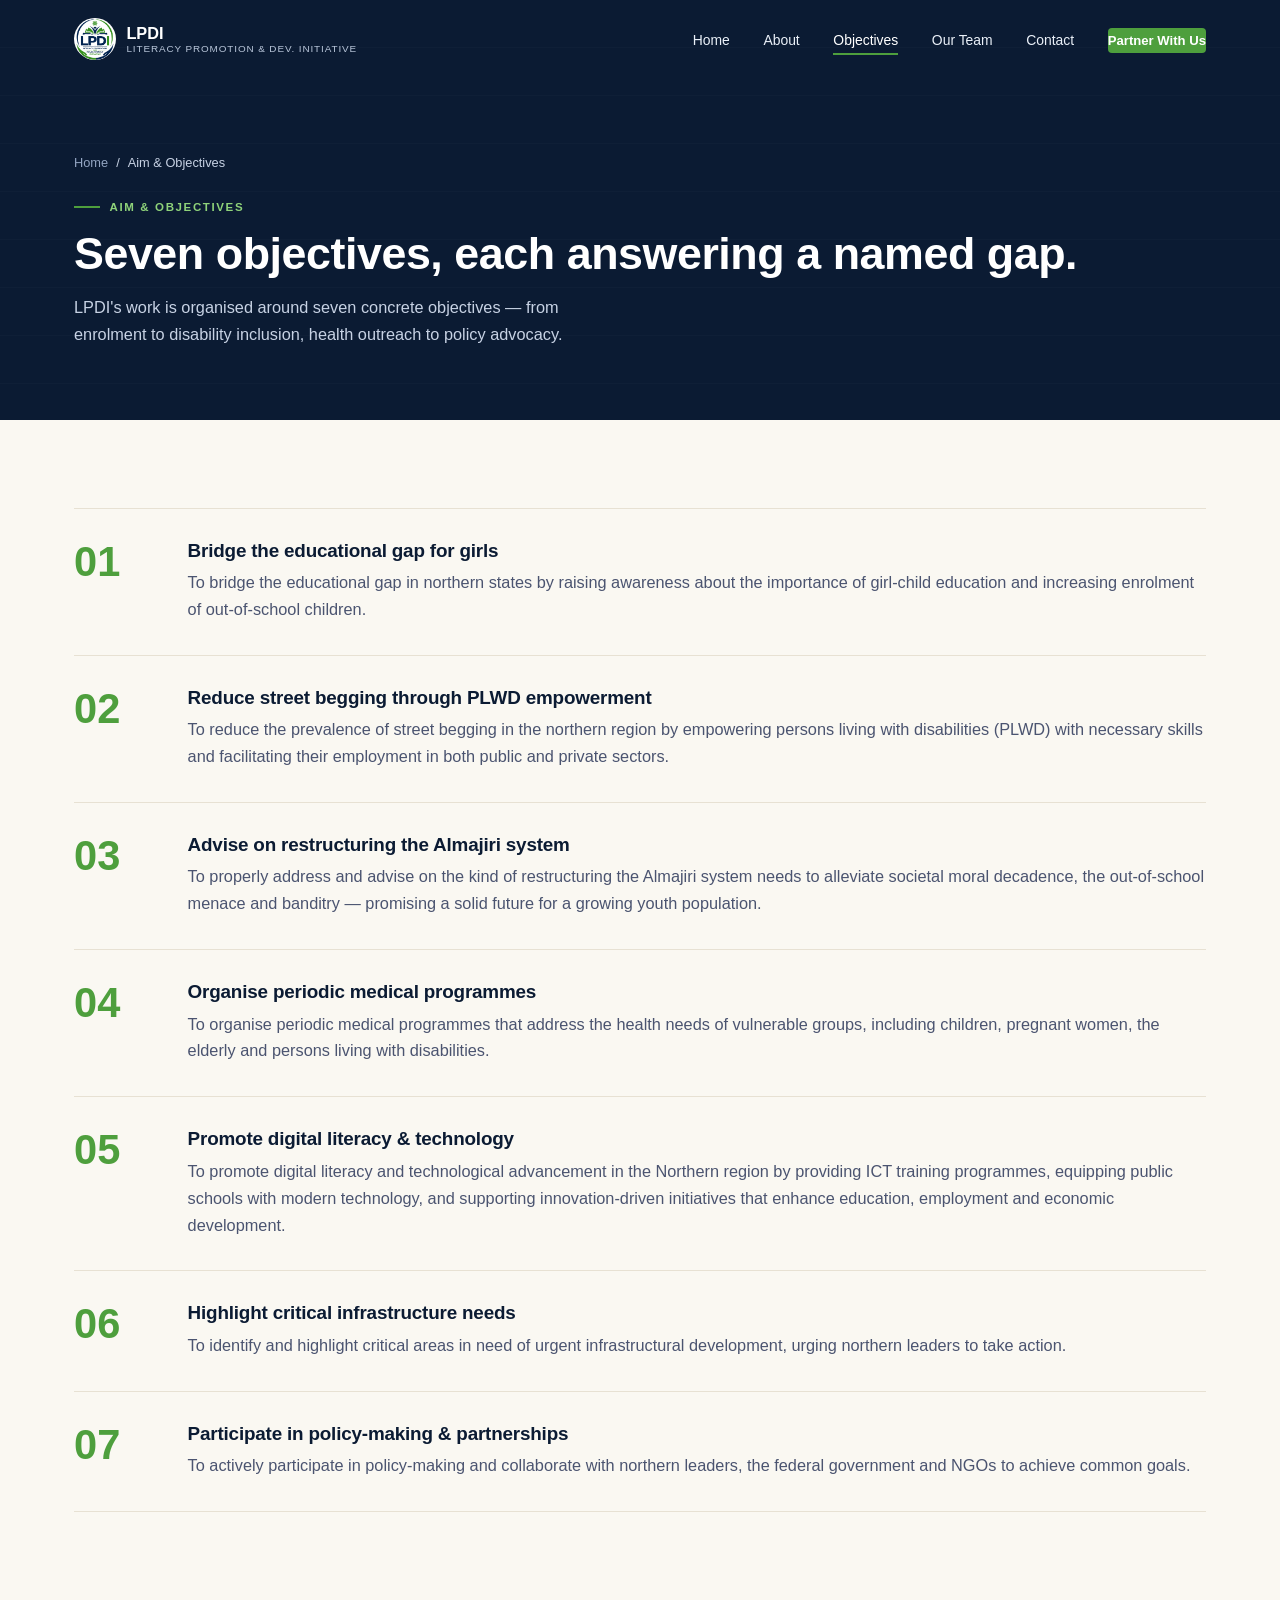
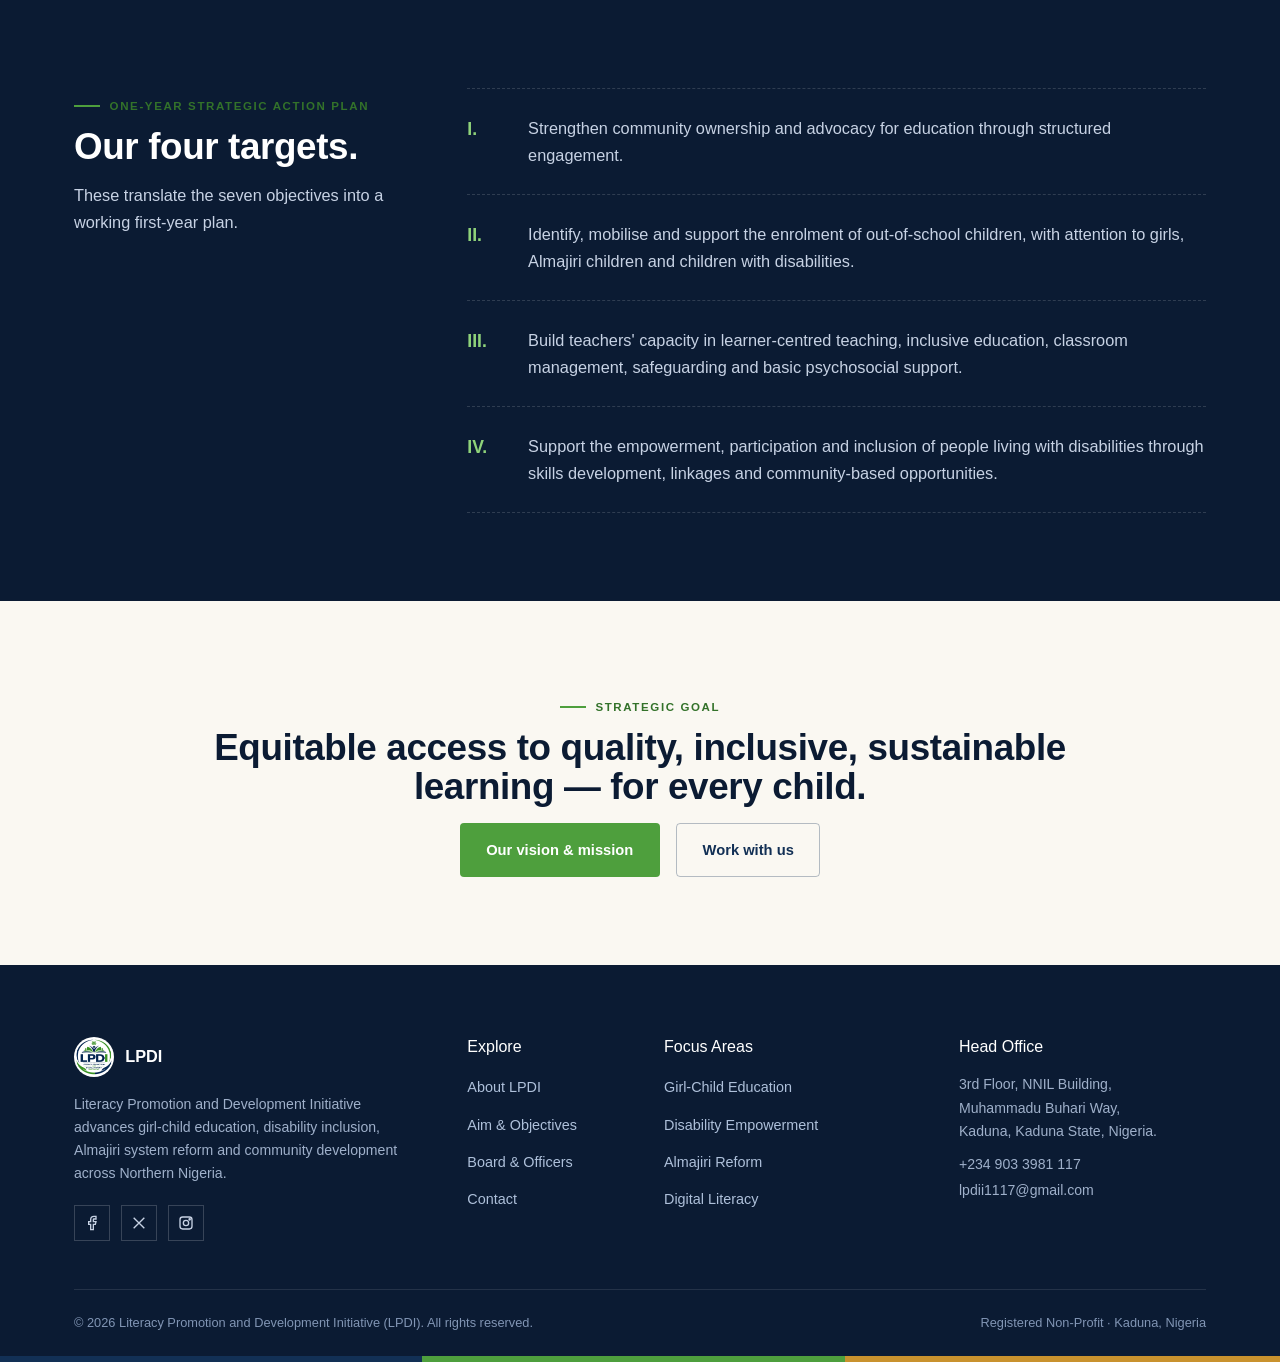
<file: programs.html>
<!doctype html>
<html lang="en">
<head>
<meta charset="UTF-8">
<meta name="viewport" content="width=device-width, initial-scale=1.0">
<title>Aim & Objectives | LPDI</title>
<meta name="description" content="The seven core objectives guiding LPDI's work across Northern Nigeria.">
<link rel="icon" href="assets/logo.jpeg">

<!-- Fonts -->
<link rel="preconnect" href="https://api.fontshare.com">
<link href="https://api.fontshare.com/v2/css?f[]=clash-display@400,500,600,700&f[]=satoshi@400,500,700,900&display=swap" rel="stylesheet">

<!-- Bootstrap (vendored locally) -->
<link href="vendor/bootstrap/css/bootstrap.min.css" rel="stylesheet">

<!-- LPDI styles -->
<link href="css/style.css" rel="stylesheet">
</head>
<body>
<nav class="lpdi-nav">
    <div class="container-lpdi nav-inner">
      <a href="index.html" class="brand">
        <img src="assets/logo.jpeg" alt="LPDI logo">
        <span class="brand-text">LPDI<small>Literacy Promotion &amp; Dev. Initiative</small></span>
      </a>
      <ul>
        <li><a href="index.html">Home</a></li>
        <li><a href="about.html">About</a></li>
        <li><a href="programs.html">Objectives</a></li>
        <li><a href="team.html">Our Team</a></li>
        <li><a href="contact.html">Contact</a></li>
        <li class="desktop-only"><a href="contact.html" class="nav-cta">Partner With Us</a></li>
      </ul>
      <button class="nav-toggle" aria-label="Toggle navigation menu">
        <span></span><span></span><span></span>
      </button>
    </div>
  </nav>
<header class="page-header">
  <div class="container-lpdi">
    <p class="crumb"><a href="index.html">Home</a><span class="sep">/</span>Aim &amp; Objectives</p>
    <span class="kicker">Aim &amp; objectives</span>
    <h1>Seven objectives, each answering a named gap.</h1>
    <p>LPDI's work is organised around seven concrete objectives &mdash; from enrolment to disability inclusion, health outreach to policy advocacy.</p>
  </div>
</header>

<section class="bg-paper ledger-bg" id="objectives">
  <div class="container-lpdi">

    <div class="objective-row reveal">
      <div class="objective-num">01</div>
      <div>
        <h3>Bridge the educational gap for girls</h3>
        <p>To bridge the educational gap in northern states by raising awareness about the importance of girl-child education and increasing enrolment of out-of-school children.</p>
      </div>
    </div>

    <div class="objective-row reveal">
      <div class="objective-num">02</div>
      <div>
        <h3>Reduce street begging through PLWD empowerment</h3>
        <p>To reduce the prevalence of street begging in the northern region by empowering persons living with disabilities (PLWD) with necessary skills and facilitating their employment in both public and private sectors.</p>
      </div>
    </div>

    <div class="objective-row reveal">
      <div class="objective-num">03</div>
      <div>
        <h3>Advise on restructuring the Almajiri system</h3>
        <p>To properly address and advise on the kind of restructuring the Almajiri system needs to alleviate societal moral decadence, the out-of-school menace and banditry &mdash; promising a solid future for a growing youth population.</p>
      </div>
    </div>

    <div class="objective-row reveal">
      <div class="objective-num">04</div>
      <div>
        <h3>Organise periodic medical programmes</h3>
        <p>To organise periodic medical programmes that address the health needs of vulnerable groups, including children, pregnant women, the elderly and persons living with disabilities.</p>
      </div>
    </div>

    <div class="objective-row reveal">
      <div class="objective-num">05</div>
      <div>
        <h3>Promote digital literacy &amp; technology</h3>
        <p>To promote digital literacy and technological advancement in the Northern region by providing ICT training programmes, equipping public schools with modern technology, and supporting innovation-driven initiatives that enhance education, employment and economic development.</p>
      </div>
    </div>

    <div class="objective-row reveal">
      <div class="objective-num">06</div>
      <div>
        <h3>Highlight critical infrastructure needs</h3>
        <p>To identify and highlight critical areas in need of urgent infrastructural development, urging northern leaders to take action.</p>
      </div>
    </div>

    <div class="objective-row reveal">
      <div class="objective-num">07</div>
      <div>
        <h3>Participate in policy-making &amp; partnerships</h3>
        <p>To actively participate in policy-making and collaborate with northern leaders, the federal government and NGOs to achieve common goals.</p>
      </div>
    </div>

  </div>
</section>

<!-- STRATEGIC PLAN TARGETS -->
<section class="bg-navy">
  <div class="container-lpdi">
    <div class="row g-5">
      <div class="col-lg-4 reveal">
        <span class="kicker">One-Year Strategic Action Plan</span>
        <h2 class="section-title" style="color:#fff;">Our four targets.</h2>
        <p style="color:#C7D2E4;">These translate the seven objectives into a working first-year plan.</p>
      </div>
      <div class="col-lg-8">
        <div class="target-item reveal" style="border-color:rgba(255,255,255,.15);">
          <div class="target-roman" style="color:#8FD37A;">I.</div>
          <p style="color:#C7D2E4;">Strengthen community ownership and advocacy for education through structured engagement.</p>
        </div>
        <div class="target-item reveal reveal-delay-1" style="border-color:rgba(255,255,255,.15);">
          <div class="target-roman" style="color:#8FD37A;">II.</div>
          <p style="color:#C7D2E4;">Identify, mobilise and support the enrolment of out-of-school children, with attention to girls, Almajiri children and children with disabilities.</p>
        </div>
        <div class="target-item reveal reveal-delay-2" style="border-color:rgba(255,255,255,.15);">
          <div class="target-roman" style="color:#8FD37A;">III.</div>
          <p style="color:#C7D2E4;">Build teachers' capacity in learner-centred teaching, inclusive education, classroom management, safeguarding and basic psychosocial support.</p>
        </div>
        <div class="target-item reveal reveal-delay-3" style="border-color:rgba(255,255,255,.15);">
          <div class="target-roman" style="color:#8FD37A;">IV.</div>
          <p style="color:#C7D2E4;">Support the empowerment, participation and inclusion of people living with disabilities through skills development, linkages and community-based opportunities.</p>
        </div>
      </div>
    </div>
  </div>
</section>

<section class="bg-paper text-center">
  <div class="container-lpdi reveal">
    <span class="kicker" style="justify-content:center;">Strategic goal</span>
    <h2 class="section-title" style="max-width:44ch;margin-left:auto;margin-right:auto;">Equitable access to quality, inclusive, sustainable learning &mdash; for every child.</h2>
    <div class="btn-row" style="justify-content:center;">
      <a href="about.html" class="btn-lpdi btn-primary-lpdi">Our vision &amp; mission</a>
      <a href="contact.html" class="btn-lpdi btn-outline-navy">Work with us</a>
    </div>
  </div>
</section>
<footer class="lpdi-footer">
    <div class="container-lpdi">
      <div class="row g-5">
        <div class="col-lg-4">
          <div class="foot-brand">
            <img src="assets/logo.jpeg" alt="LPDI logo">
            <strong style="color:#fff;font-family:var(--display);">LPDI</strong>
          </div>
          <p>Literacy Promotion and Development Initiative advances girl-child education, disability inclusion, Almajiri system reform and community development across Northern Nigeria.</p>
          <div class="social-row">
            <a href="#" aria-label="Facebook"><svg width="16" height="16" viewBox="0 0 24 24" fill="none" stroke="currentColor" stroke-width="2"><path d="M18 2h-3a5 5 0 0 0-5 5v3H7v4h3v8h4v-8h3l1-4h-4V7a1 1 0 0 1 1-1h3z"/></svg></a>
            <a href="#" aria-label="Twitter / X"><svg width="16" height="16" viewBox="0 0 24 24" fill="none" stroke="currentColor" stroke-width="2"><path d="M4 4l16 16M20 4L4 20"/></svg></a>
            <a href="#" aria-label="Instagram"><svg width="16" height="16" viewBox="0 0 24 24" fill="none" stroke="currentColor" stroke-width="2"><rect x="3" y="3" width="18" height="18" rx="4"/><circle cx="12" cy="12" r="4"/><circle cx="17.5" cy="6.5" r="1"/></svg></a>
          </div>
        </div>
        <div class="col-lg-2 col-6">
          <h5>Explore</h5>
          <ul>
            <li><a href="about.html">About LPDI</a></li>
            <li><a href="programs.html">Aim &amp; Objectives</a></li>
            <li><a href="team.html">Board &amp; Officers</a></li>
            <li><a href="contact.html">Contact</a></li>
          </ul>
        </div>
        <div class="col-lg-3 col-6">
          <h5>Focus Areas</h5>
          <ul>
            <li><a href="programs.html#objectives">Girl-Child Education</a></li>
            <li><a href="programs.html#objectives">Disability Empowerment</a></li>
            <li><a href="programs.html#objectives">Almajiri Reform</a></li>
            <li><a href="programs.html#objectives">Digital Literacy</a></li>
          </ul>
        </div>
        <div class="col-lg-3">
          <h5>Head Office</h5>
          <p style="margin-bottom:.6rem;">3rd Floor, NNIL Building,<br>Muhammadu Buhari Way,<br>Kaduna, Kaduna State, Nigeria.</p>
          <p style="margin-bottom:.2rem;">+234 903 3981 117</p>
          <p>lpdii1117@gmail.com</p>
        </div>
      </div>
      <div class="foot-bottom">
        <span>&copy; <span id="year"></span> Literacy Promotion and Development Initiative (LPDI). All rights reserved.</span>
        <span>Registered Non-Profit &middot; Kaduna, Nigeria</span>
      </div>
    </div>
    <div class="pattern-strip"></div>
  </footer>

  <button class="to-top" aria-label="Back to top">
    <svg width="18" height="18" viewBox="0 0 24 24" fill="none" stroke="currentColor" stroke-width="2.4"><path d="M12 19V5M5 12l7-7 7 7"/></svg>
  </button>

  <script src="vendor/bootstrap/js/bootstrap.bundle.min.js"></script>
  <script src="js/script.js"></script>
  <script>document.getElementById('year').textContent = new Date().getFullYear();</script>

</body>
</html>
</file>
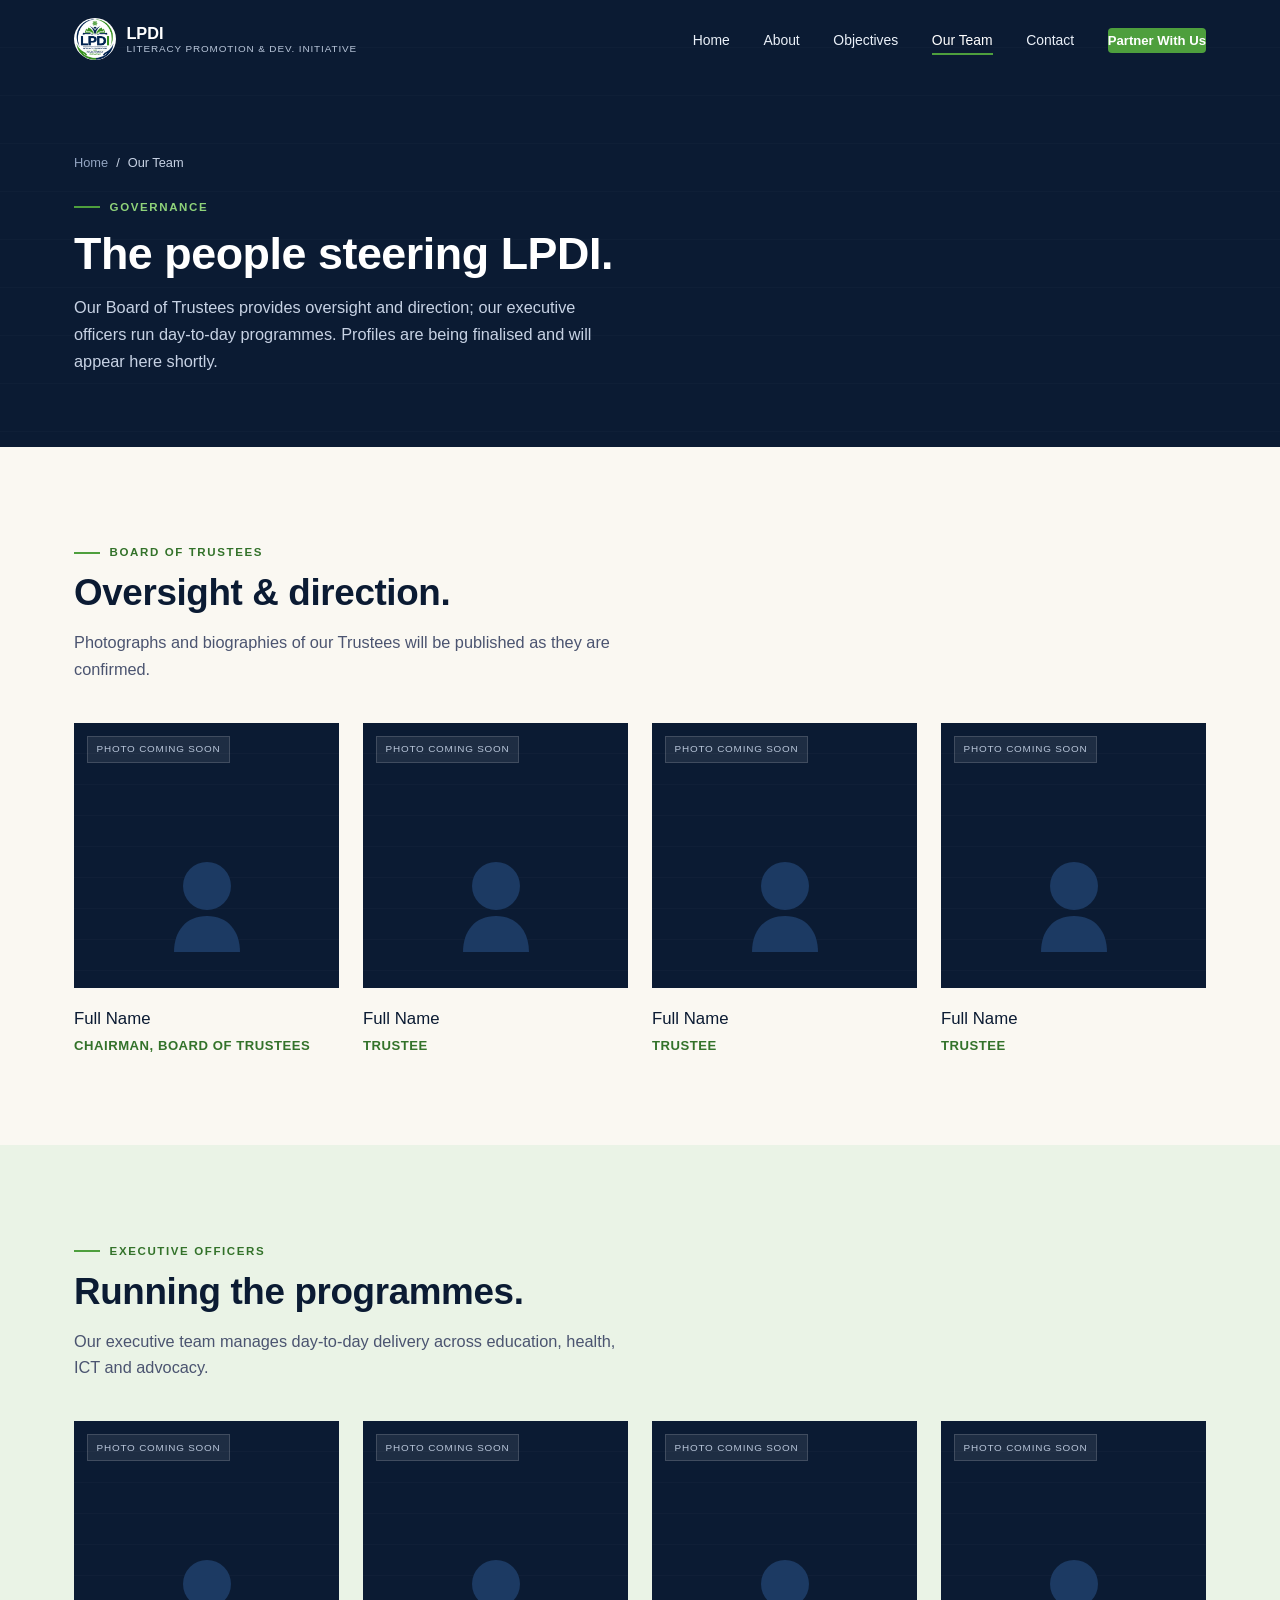
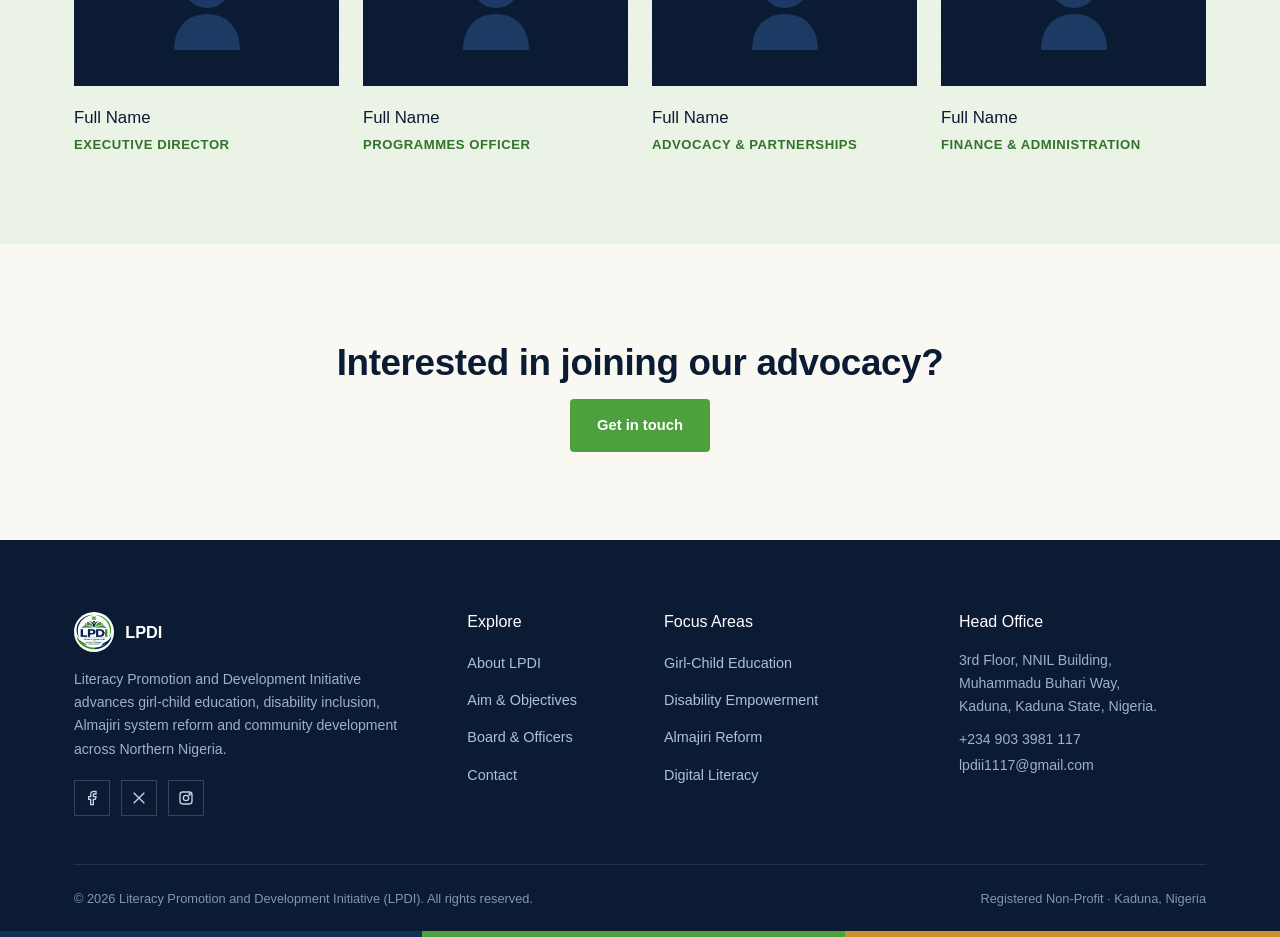
<file: team.html>
<!doctype html>
<html lang="en">
<head>
<meta charset="UTF-8">
<meta name="viewport" content="width=device-width, initial-scale=1.0">
<title>Our Team | LPDI</title>
<meta name="description" content="Meet the Board of Trustees and executive officers of LPDI.">
<link rel="icon" href="assets/logo.jpeg">

<!-- Fonts -->
<link rel="preconnect" href="https://api.fontshare.com">
<link href="https://api.fontshare.com/v2/css?f[]=clash-display@400,500,600,700&f[]=satoshi@400,500,700,900&display=swap" rel="stylesheet">

<!-- Bootstrap (vendored locally) -->
<link href="vendor/bootstrap/css/bootstrap.min.css" rel="stylesheet">

<!-- LPDI styles -->
<link href="css/style.css" rel="stylesheet">
</head>
<body>
<nav class="lpdi-nav">
    <div class="container-lpdi nav-inner">
      <a href="index.html" class="brand">
        <img src="assets/logo.jpeg" alt="LPDI logo">
        <span class="brand-text">LPDI<small>Literacy Promotion &amp; Dev. Initiative</small></span>
      </a>
      <ul>
        <li><a href="index.html">Home</a></li>
        <li><a href="about.html">About</a></li>
        <li><a href="programs.html">Objectives</a></li>
        <li><a href="team.html">Our Team</a></li>
        <li><a href="contact.html">Contact</a></li>
        <li class="desktop-only"><a href="contact.html" class="nav-cta">Partner With Us</a></li>
      </ul>
      <button class="nav-toggle" aria-label="Toggle navigation menu">
        <span></span><span></span><span></span>
      </button>
    </div>
  </nav>
<header class="page-header">
  <div class="container-lpdi">
    <p class="crumb"><a href="index.html">Home</a><span class="sep">/</span>Our Team</p>
    <span class="kicker">Governance</span>
    <h1>The people steering LPDI.</h1>
    <p>Our Board of Trustees provides oversight and direction; our executive officers run day-to-day programmes. Profiles are being finalised and will appear here shortly.</p>
  </div>
</header>

<!-- shared silhouette used by all placeholder avatars -->
<svg width="0" height="0" style="position:absolute">
  <symbol id="avatar-silhouette" viewBox="0 0 100 100">
    <path d="M50 52c14 0 22 10 22 24H28c0-14 8-24 22-24z" fill="#1c3a63"/>
    <circle cx="50" cy="32" r="16" fill="#1c3a63"/>
  </symbol>
</svg>

<!-- BOARD OF TRUSTEES -->
<section class="bg-paper">
  <div class="container-lpdi">
    <div class="reveal" style="margin-bottom:2.5rem;">
      <span class="kicker">Board of Trustees</span>
      <h2 class="section-title">Oversight &amp; direction.</h2>
      <p class="section-sub">Photographs and biographies of our Trustees will be published as they are confirmed.</p>
    </div>

    <div class="row g-4">
      <div class="col-sm-6 col-lg-3 reveal">
        <div class="team-card">
          <div class="avatar-placeholder">
            <span class="tag">Photo coming soon</span>
            <svg><use href="#avatar-silhouette"></use></svg>
          </div>
          <div class="team-name">Full Name</div>
          <div class="team-role">Chairman, Board of Trustees</div>
        </div>
      </div>
      <div class="col-sm-6 col-lg-3 reveal reveal-delay-1">
        <div class="team-card">
          <div class="avatar-placeholder">
            <span class="tag">Photo coming soon</span>
            <svg><use href="#avatar-silhouette"></use></svg>
          </div>
          <div class="team-name">Full Name</div>
          <div class="team-role">Trustee</div>
        </div>
      </div>
      <div class="col-sm-6 col-lg-3 reveal reveal-delay-2">
        <div class="team-card">
          <div class="avatar-placeholder">
            <span class="tag">Photo coming soon</span>
            <svg><use href="#avatar-silhouette"></use></svg>
          </div>
          <div class="team-name">Full Name</div>
          <div class="team-role">Trustee</div>
        </div>
      </div>
      <div class="col-sm-6 col-lg-3 reveal reveal-delay-3">
        <div class="team-card">
          <div class="avatar-placeholder">
            <span class="tag">Photo coming soon</span>
            <svg><use href="#avatar-silhouette"></use></svg>
          </div>
          <div class="team-name">Full Name</div>
          <div class="team-role">Trustee</div>
        </div>
      </div>
    </div>
  </div>
</section>

<!-- EXECUTIVE OFFICERS -->
<section class="bg-green-soft">
  <div class="container-lpdi">
    <div class="reveal" style="margin-bottom:2.5rem;">
      <span class="kicker">Executive Officers</span>
      <h2 class="section-title">Running the programmes.</h2>
      <p class="section-sub">Our executive team manages day-to-day delivery across education, health, ICT and advocacy.</p>
    </div>

    <div class="row g-4">
      <div class="col-sm-6 col-lg-3 reveal">
        <div class="team-card">
          <div class="avatar-placeholder">
            <span class="tag">Photo coming soon</span>
            <svg><use href="#avatar-silhouette"></use></svg>
          </div>
          <div class="team-name">Full Name</div>
          <div class="team-role">Executive Director</div>
        </div>
      </div>
      <div class="col-sm-6 col-lg-3 reveal reveal-delay-1">
        <div class="team-card">
          <div class="avatar-placeholder">
            <span class="tag">Photo coming soon</span>
            <svg><use href="#avatar-silhouette"></use></svg>
          </div>
          <div class="team-name">Full Name</div>
          <div class="team-role">Programmes Officer</div>
        </div>
      </div>
      <div class="col-sm-6 col-lg-3 reveal reveal-delay-2">
        <div class="team-card">
          <div class="avatar-placeholder">
            <span class="tag">Photo coming soon</span>
            <svg><use href="#avatar-silhouette"></use></svg>
          </div>
          <div class="team-name">Full Name</div>
          <div class="team-role">Advocacy &amp; Partnerships</div>
        </div>
      </div>
      <div class="col-sm-6 col-lg-3 reveal reveal-delay-3">
        <div class="team-card">
          <div class="avatar-placeholder">
            <span class="tag">Photo coming soon</span>
            <svg><use href="#avatar-silhouette"></use></svg>
          </div>
          <div class="team-name">Full Name</div>
          <div class="team-role">Finance &amp; Administration</div>
        </div>
      </div>
    </div>
  </div>
</section>

<section class="bg-paper text-center">
  <div class="container-lpdi reveal">
    <h2 class="section-title">Interested in joining our advocacy?</h2>
    <a href="contact.html" class="btn-lpdi btn-primary-lpdi">Get in touch</a>
  </div>
</section>
<footer class="lpdi-footer">
    <div class="container-lpdi">
      <div class="row g-5">
        <div class="col-lg-4">
          <div class="foot-brand">
            <img src="assets/logo.jpeg" alt="LPDI logo">
            <strong style="color:#fff;font-family:var(--display);">LPDI</strong>
          </div>
          <p>Literacy Promotion and Development Initiative advances girl-child education, disability inclusion, Almajiri system reform and community development across Northern Nigeria.</p>
          <div class="social-row">
            <a href="#" aria-label="Facebook"><svg width="16" height="16" viewBox="0 0 24 24" fill="none" stroke="currentColor" stroke-width="2"><path d="M18 2h-3a5 5 0 0 0-5 5v3H7v4h3v8h4v-8h3l1-4h-4V7a1 1 0 0 1 1-1h3z"/></svg></a>
            <a href="#" aria-label="Twitter / X"><svg width="16" height="16" viewBox="0 0 24 24" fill="none" stroke="currentColor" stroke-width="2"><path d="M4 4l16 16M20 4L4 20"/></svg></a>
            <a href="#" aria-label="Instagram"><svg width="16" height="16" viewBox="0 0 24 24" fill="none" stroke="currentColor" stroke-width="2"><rect x="3" y="3" width="18" height="18" rx="4"/><circle cx="12" cy="12" r="4"/><circle cx="17.5" cy="6.5" r="1"/></svg></a>
          </div>
        </div>
        <div class="col-lg-2 col-6">
          <h5>Explore</h5>
          <ul>
            <li><a href="about.html">About LPDI</a></li>
            <li><a href="programs.html">Aim &amp; Objectives</a></li>
            <li><a href="team.html">Board &amp; Officers</a></li>
            <li><a href="contact.html">Contact</a></li>
          </ul>
        </div>
        <div class="col-lg-3 col-6">
          <h5>Focus Areas</h5>
          <ul>
            <li><a href="programs.html#objectives">Girl-Child Education</a></li>
            <li><a href="programs.html#objectives">Disability Empowerment</a></li>
            <li><a href="programs.html#objectives">Almajiri Reform</a></li>
            <li><a href="programs.html#objectives">Digital Literacy</a></li>
          </ul>
        </div>
        <div class="col-lg-3">
          <h5>Head Office</h5>
          <p style="margin-bottom:.6rem;">3rd Floor, NNIL Building,<br>Muhammadu Buhari Way,<br>Kaduna, Kaduna State, Nigeria.</p>
          <p style="margin-bottom:.2rem;">+234 903 3981 117</p>
          <p>lpdii1117@gmail.com</p>
        </div>
      </div>
      <div class="foot-bottom">
        <span>&copy; <span id="year"></span> Literacy Promotion and Development Initiative (LPDI). All rights reserved.</span>
        <span>Registered Non-Profit &middot; Kaduna, Nigeria</span>
      </div>
    </div>
    <div class="pattern-strip"></div>
  </footer>

  <button class="to-top" aria-label="Back to top">
    <svg width="18" height="18" viewBox="0 0 24 24" fill="none" stroke="currentColor" stroke-width="2.4"><path d="M12 19V5M5 12l7-7 7 7"/></svg>
  </button>

  <script src="vendor/bootstrap/js/bootstrap.bundle.min.js"></script>
  <script src="js/script.js"></script>
  <script>document.getElementById('year').textContent = new Date().getFullYear();</script>

</body>
</html>
</file>
<file: css/style.css>
/* =========================================================
   LPDI — Literacy Promotion and Development Initiative
   Design tokens: navy + green (from mark), warm sand accent
   drawn from the Northern Nigeria setting, ruled-ledger
   structure, rosette motif echoed from the logo.
   ========================================================= */

:root{
  --navy-deep:   #0B1B33;
  --navy:        #123055;
  --navy-soft:   #24466f;
  --green:       #4E9F3D;
  --green-deep:  #33722A;
  --green-soft:  #eaf3e6;
  --sand:        #C9922E;
  --paper:       #FAF8F2;
  --paper-line:  #E7E1D3;
  --ink:         #17203A;
  --ink-soft:    #4B5470;
  --white:       #FFFFFF;

  --display: 'Clash Display', 'Sora', sans-serif;
  --body: 'Satoshi', 'Inter', sans-serif;

  --radius: 4px;
  --container: 1180px;
}

*,*::before,*::after{ box-sizing:border-box; }
html{ scroll-behavior:smooth; }
@media (prefers-reduced-motion: reduce){
  html{ scroll-behavior:auto; }
  *,*::before,*::after{ animation-duration:0.001ms !important; animation-iteration-count:1 !important; transition-duration:0.001ms !important; scroll-behavior:auto !important; }
}

body{
  font-family:var(--body);
  color:var(--ink);
  background:var(--paper);
  font-size:1.02rem;
  line-height:1.65;
  -webkit-font-smoothing:antialiased;
}

h1,h2,h3,h4,.display{
  font-family:var(--display);
  color:var(--navy-deep);
  font-weight:600;
  letter-spacing:-0.01em;
  line-height:1.08;
}

a{ text-decoration:none; color:inherit; }
img{ max-width:100%; display:block; }

.container-lpdi{
  width:100%;
  max-width:var(--container);
  margin:0 auto;
  padding:0 1.5rem;
}

/* ---------- ruled ledger backdrop ---------- */
.ledger-bg{
  background-image:repeating-linear-gradient(
      to bottom,
      transparent 0,
      transparent 43px,
      var(--paper-line) 44px
  );
  background-position:0 6px;
}

/* ---------- eyebrow / kicker ---------- */
.kicker{
  display:inline-flex;
  align-items:center;
  gap:.6rem;
  font-family:var(--body);
  font-weight:700;
  letter-spacing:.14em;
  text-transform:uppercase;
  font-size:.72rem;
  color:var(--green-deep);
}
.kicker::before{
  content:"";
  width:26px; height:2px;
  background:var(--green);
  display:inline-block;
}

/* =========================================================
   NAVBAR
   ========================================================= */
.lpdi-nav{
  position:fixed;
  top:0; left:0; right:0;
  z-index:1000;
  background:rgba(11,27,51,0.0);
  padding:1.15rem 0;
  transition:background .35s ease, padding .35s ease, box-shadow .35s ease;
}
.lpdi-nav.is-scrolled{
  background:var(--navy-deep);
  padding:.65rem 0;
  box-shadow:0 8px 24px rgba(11,27,51,.18);
}
.lpdi-nav .nav-inner{
  display:flex;
  align-items:center;
  justify-content:space-between;
}
.lpdi-nav .brand{
  display:flex;
  align-items:center;
  gap:.65rem;
}
.lpdi-nav .brand img{
  height:42px; width:42px;
  border-radius:50%;
  background:#fff;
  object-fit:cover;
  transition:height .3s ease, width .3s ease;
}
.lpdi-nav.is-scrolled .brand img{ height:36px; width:36px; }
.lpdi-nav .brand .brand-text{
  font-family:var(--display);
  font-weight:600;
  font-size:1.02rem;
  color:#fff;
  line-height:1.15;
}
.lpdi-nav .brand .brand-text small{
  display:block;
  font-family:var(--body);
  font-weight:500;
  font-size:.62rem;
  letter-spacing:.09em;
  text-transform:uppercase;
  color:#B9C6DA;
}
.lpdi-nav ul{
  list-style:none;
  display:flex;
  gap:2.1rem;
  margin:0; padding:0;
  align-items:center;
}
.lpdi-nav ul li a{
  color:#EAF0F8;
  font-size:.87rem;
  font-weight:500;
  position:relative;
  padding:.3rem 0;
}
.lpdi-nav ul li a::after{
  content:"";
  position:absolute; left:0; bottom:-2px;
  width:0; height:2px;
  background:var(--green);
  transition:width .28s ease;
}
.lpdi-nav ul li a:hover::after,
.lpdi-nav ul li a.active::after{ width:100%; }
.lpdi-nav ul li a.active{ color:#fff; }

.nav-cta{
  background:var(--green);
  color:#fff !important;
  padding:.55rem 1.15rem;
  border-radius:var(--radius);
  font-weight:600 !important;
  font-size:.82rem !important;
  transition:background .25s ease, transform .25s ease;
}
.nav-cta:hover{ background:var(--green-deep); transform:translateY(-1px); }
.nav-cta::after{ display:none; }

.nav-toggle{
  display:none;
  background:none; border:0;
  width:30px; height:22px;
  position:relative;
  cursor:pointer;
}
.nav-toggle span{
  position:absolute; left:0; right:0; height:2px;
  background:#fff; transition:all .25s ease;
}
.nav-toggle span:nth-child(1){ top:0; }
.nav-toggle span:nth-child(2){ top:10px; }
.nav-toggle span:nth-child(3){ top:20px; }
.nav-toggle.open span:nth-child(1){ transform:translateY(10px) rotate(45deg); }
.nav-toggle.open span:nth-child(2){ opacity:0; }
.nav-toggle.open span:nth-child(3){ transform:translateY(-10px) rotate(-45deg); }

@media (max-width:900px){
  .lpdi-nav ul{
    position:fixed; top:0; right:0;
    height:100vh; width:min(78vw,320px);
    background:var(--navy-deep);
    flex-direction:column;
    justify-content:center;
    align-items:flex-start;
    padding:2rem 2.4rem;
    gap:1.6rem;
    transform:translateX(100%);
    transition:transform .35s ease;
  }
  .lpdi-nav ul.open{ transform:translateX(0); }
  .lpdi-nav .desktop-only{ display:none; }
  .nav-toggle{ display:block; }
}

/* =========================================================
   HERO
   ========================================================= */
.hero{
  position:relative;
  padding:9.5rem 0 5rem;
  background:var(--navy-deep);
  color:#fff;
  overflow:hidden;
}
.hero::before{
  content:"";
  position:absolute; inset:0;
  background-image:repeating-linear-gradient(to bottom, transparent 0, transparent 47px, rgba(255,255,255,.035) 48px);
  pointer-events:none;
}
.hero-grid{
  display:grid;
  grid-template-columns:1.1fr .9fr;
  gap:3rem;
  align-items:center;
  position:relative;
  z-index:2;
}
@media (max-width:960px){
  .hero-grid{ grid-template-columns:1fr; }
}
.hero h1{
  color:#fff;
  font-size:clamp(2.3rem, 4.3vw, 3.4rem);
  margin:.9rem 0 1.2rem;
}
.hero h1 em{
  font-style:normal;
  color:var(--green);
}
.hero p.lead{
  color:#C7D2E4;
  font-size:1.08rem;
  max-width:46ch;
  margin-bottom:2rem;
}
.hero .kicker{ color:#8FD37A; }
.hero .kicker::before{ background:var(--green); }

.btn-row{ display:flex; gap:1rem; flex-wrap:wrap; }
.btn-lpdi{
  display:inline-flex;
  align-items:center;
  gap:.5rem;
  padding:.85rem 1.6rem;
  border-radius:var(--radius);
  font-weight:600;
  font-size:.92rem;
  transition:transform .25s ease, background .25s ease, box-shadow .25s ease, color .25s ease;
  border:1.5px solid transparent;
}
.btn-primary-lpdi{
  background:var(--green);
  color:#fff;
}
.btn-primary-lpdi:hover{ background:var(--green-deep); transform:translateY(-2px); box-shadow:0 10px 22px rgba(78,159,61,.28); color:#fff; }
.btn-outline-lpdi{
  border-color:rgba(255,255,255,.35);
  color:#fff;
}
.btn-outline-lpdi:hover{ border-color:#fff; background:rgba(255,255,255,.08); transform:translateY(-2px); color:#fff; }
.btn-outline-navy{
  border-color:rgba(18,48,85,.3);
  color:var(--navy);
}
.btn-outline-navy:hover{ border-color:var(--navy); background:rgba(18,48,85,.06); transform:translateY(-2px); }

/* rosette signature mark, echoed from the logo's knot */
.rosette-wrap{
  position:relative;
  display:flex;
  align-items:center;
  justify-content:center;
}
.rosette-wrap svg{ width:100%; max-width:380px; height:auto; }
.rosette-wrap .r-path{
  fill:none;
  stroke-linecap:round;
  stroke-linejoin:round;
}
.rosette-wrap .r-green{ stroke:var(--green); stroke-width:2.4; }
.rosette-wrap .r-navy{ stroke:#9DB4D6; stroke-width:1.4; opacity:.65; }
.rosette-wrap .r-sand{ stroke:var(--sand); stroke-width:1.6; opacity:.8; }

.hero-photo-wrap{ position:relative; }
.hero-photo-frame{
  position:relative;
  padding:14px;
  border:1px solid rgba(255,255,255,.15);
}
.hero-photo-frame::before,
.hero-photo-frame::after{
  content:"";
  position:absolute;
  width:56px; height:56px;
  z-index:2;
}
.hero-photo-frame::before{
  top:-10px; left:-10px;
  border-top:3px solid var(--green);
  border-left:3px solid var(--green);
}
.hero-photo-frame::after{
  bottom:-10px; right:-10px;
  border-bottom:3px solid var(--sand);
  border-right:3px solid var(--sand);
}
.hero-photo{
  width:100%;
  height:auto;
  aspect-ratio:4/5;
  object-fit:cover;
  display:block;
  filter:saturate(1.05) contrast(1.02);
}

.hero-stats{
  display:flex;
  gap:2.6rem;
  margin-top:2.6rem;
  flex-wrap:wrap;
}
.hero-stats .stat-num{
  font-family:var(--display);
  font-size:2.1rem;
  color:var(--green);
  font-weight:600;
  line-height:1;
}
.hero-stats .stat-label{
  font-size:.74rem;
  letter-spacing:.06em;
  text-transform:uppercase;
  color:#9FB0CA;
  margin-top:.35rem;
}

/* =========================================================
   PAGE HEADER (inner pages)
   ========================================================= */
.page-header{
  background:var(--navy-deep);
  color:#fff;
  padding:8.5rem 0 3.5rem;
  position:relative;
  overflow:hidden;
}
.page-header::after{
  content:"";
  position:absolute; inset:0;
  background-image:repeating-linear-gradient(to bottom, transparent 0, transparent 47px, rgba(255,255,255,.035) 48px);
}
.page-header .kicker{ color:#8FD37A; }
.page-header .kicker::before{ background:var(--green); }
.page-header h1{ color:#fff; font-size:clamp(2rem,3.6vw,2.8rem); margin-top:.8rem; position:relative; z-index:2;}
.page-header p{ color:#C7D2E4; max-width:60ch; margin-top:1rem; position:relative; z-index:2; }
.crumb{ font-size:.8rem; color:#93A5C2; position:relative; z-index:2; }
.crumb a{ color:#93A5C2; }
.crumb a:hover{ color:#fff; }
.crumb .sep{ margin:0 .5rem; }

/* =========================================================
   SECTIONS / GENERIC
   ========================================================= */
section{ padding:5.5rem 0; }
.section-tight{ padding:3.5rem 0; }
.section-title{
  font-size:clamp(1.7rem,3vw,2.3rem);
  margin:.7rem 0 1rem;
}
.section-sub{ color:var(--ink-soft); max-width:62ch; }

.bg-navy{ background:var(--navy-deep); color:#fff; }
.bg-navy h2,.bg-navy h3{ color:#fff; }
.bg-green-soft{ background:var(--green-soft); }
.bg-paper{ background:var(--paper); }

.divider-line{
  height:1px;
  background:linear-gradient(to right, var(--navy) 0%, var(--green) 40%, transparent 100%);
  width:100%;
  margin:2.2rem 0;
  opacity:.25;
}

/* ---------- ledger-numbered objective rows ---------- */
.objective-row{
  display:grid;
  grid-template-columns:88px 1fr;
  gap:1.6rem;
  padding:2rem 0;
  border-top:1px solid var(--paper-line);
  align-items:start;
}
.objective-row:last-child{ border-bottom:1px solid var(--paper-line); }
.objective-num{
  font-family:var(--display);
  font-size:2.6rem;
  color:var(--green);
  line-height:1;
  font-weight:600;
}
.objective-row h3{ font-size:1.18rem; margin-bottom:.5rem; }
.objective-row p{ color:var(--ink-soft); margin:0; }

@media (max-width:640px){
  .objective-row{ grid-template-columns:56px 1fr; }
  .objective-num{ font-size:1.9rem; }
}

/* ---------- value chips / core values ---------- */
.value-grid{
  display:grid;
  grid-template-columns:repeat(3,1fr);
  gap:1px;
  background:var(--paper-line);
  border:1px solid var(--paper-line);
}
.value-cell{
  background:var(--paper);
  padding:1.8rem 1.6rem;
  transition:background .3s ease;
}
.value-cell:hover{ background:var(--green-soft); }
.value-cell .v-index{
  font-family:var(--display);
  color:var(--sand);
  font-size:.85rem;
  letter-spacing:.08em;
}
.value-cell h4{ font-size:1.05rem; margin:.5rem 0 0; }
@media (max-width:820px){ .value-grid{ grid-template-columns:repeat(2,1fr);} }
@media (max-width:520px){ .value-grid{ grid-template-columns:1fr;} }

/* ---------- vision / mission split ---------- */
.vm-card{
  background:#fff;
  border:1px solid var(--paper-line);
  border-left:4px solid var(--green);
  padding:2.4rem 2.2rem;
  height:100%;
}
.vm-card.navy-edge{ border-left-color:var(--navy); }
.vm-card .kicker{ margin-bottom:1rem; }
.vm-card p{ color:var(--ink-soft); font-size:1.05rem; margin:0; }

/* ---------- target list (roman numerals, matches source doc) ---------- */
.target-item{
  display:flex;
  gap:1.4rem;
  padding:1.6rem 0;
  border-top:1px dashed var(--paper-line);
}
.target-item:last-child{ border-bottom:1px dashed var(--paper-line); }
.target-roman{
  font-family:var(--display);
  color:var(--navy);
  font-weight:600;
  font-size:1.1rem;
  width:2.4rem;
  flex:none;
}
.target-item p{ margin:0; color:var(--ink-soft); }

/* ---------- cards ---------- */
.card-lpdi{
  background:#fff;
  border:1px solid var(--paper-line);
  padding:2rem 1.8rem;
  height:100%;
  transition:transform .3s ease, box-shadow .3s ease, border-color .3s ease;
  position:relative;
}
.card-lpdi:hover{
  transform:translateY(-6px);
  box-shadow:0 18px 34px rgba(11,27,51,.10);
  border-color:transparent;
}
.card-lpdi .card-icon{
  width:46px; height:46px;
  margin-bottom:1.2rem;
}
.card-lpdi h3{ font-size:1.08rem; margin-bottom:.6rem; }
.card-lpdi p{ color:var(--ink-soft); font-size:.94rem; margin:0; }

/* ---------- team ---------- */
.team-card{
  text-align:left;
}
.avatar-placeholder{
  width:100%;
  aspect-ratio:1/1;
  background:var(--navy-deep);
  position:relative;
  overflow:hidden;
  margin-bottom:1.1rem;
}
.avatar-placeholder::before{
  content:"";
  position:absolute; inset:0;
  background-image:repeating-linear-gradient(to bottom, transparent 0, transparent 30px, rgba(255,255,255,.04) 31px);
}
.avatar-placeholder svg{
  position:absolute; bottom:0; left:50%;
  transform:translateX(-50%);
  width:72%;
}
.avatar-placeholder .tag{
  position:absolute; top:.8rem; left:.8rem;
  font-size:.62rem;
  letter-spacing:.08em;
  text-transform:uppercase;
  color:#B9C6DA;
  background:rgba(255,255,255,.08);
  padding:.28rem .55rem;
  border:1px solid rgba(255,255,255,.15);
}
.team-name{ font-family:var(--display); font-size:1.05rem; color:var(--navy-deep); margin-bottom:.15rem; }
.team-role{ font-size:.82rem; color:var(--green-deep); font-weight:600; text-transform:uppercase; letter-spacing:.04em; }

/* ---------- stat counters (mid page) ---------- */
.stat-strip{
  display:grid;
  grid-template-columns:repeat(4,1fr);
  border-top:1px solid rgba(255,255,255,.12);
  border-bottom:1px solid rgba(255,255,255,.12);
}
.stat-strip .stat{
  padding:2.4rem 1.2rem;
  text-align:center;
  border-left:1px solid rgba(255,255,255,.12);
}
.stat-strip .stat:first-child{ border-left:none; }
.stat-strip .stat-num{
  font-family:var(--display);
  font-size:2.6rem;
  color:var(--green);
  font-weight:600;
}
.stat-strip .stat-label{
  font-size:.76rem;
  letter-spacing:.05em;
  text-transform:uppercase;
  color:#AEC0DA;
  margin-top:.4rem;
}
@media (max-width:760px){
  .stat-strip{ grid-template-columns:repeat(2,1fr); }
  .stat-strip .stat:nth-child(3){ border-left:none; }
}

/* =========================================================
   CONTACT
   ========================================================= */
.contact-card{
  display:flex;
  gap:1.1rem;
  padding:1.6rem 0;
  border-top:1px solid var(--paper-line);
}
.contact-card:last-child{ border-bottom:1px solid var(--paper-line); }
.contact-card .c-icon{
  width:40px; height:40px;
  flex:none;
  color:var(--green-deep);
}
.contact-card h4{ font-size:.95rem; margin-bottom:.25rem; color:var(--navy-deep); }
.contact-card p, .contact-card a{ color:var(--ink-soft); font-size:.93rem; margin:0; }
.contact-card a:hover{ color:var(--green-deep); }

.form-lpdi input,
.form-lpdi select,
.form-lpdi textarea{
  width:100%;
  border:1px solid var(--paper-line);
  background:#fff;
  padding:.85rem 1rem;
  font-family:var(--body);
  font-size:.94rem;
  border-radius:var(--radius);
  margin-bottom:1rem;
  transition:border-color .25s ease;
}
.form-lpdi input:focus,
.form-lpdi select:focus,
.form-lpdi textarea:focus{
  outline:none;
  border-color:var(--green);
}
.form-lpdi label{
  font-size:.78rem;
  letter-spacing:.04em;
  text-transform:uppercase;
  color:var(--ink-soft);
  margin-bottom:.4rem;
  display:block;
}

.map-frame{
  border:1px solid var(--paper-line);
  filter:grayscale(.25) contrast(1.02);
  width:100%;
  min-height:340px;
}

/* =========================================================
   FOOTER
   ========================================================= */
footer.lpdi-footer{
  background:var(--navy-deep);
  color:#C7D2E4;
  padding:4.5rem 0 0;
}
.lpdi-footer h5{
  color:#fff;
  font-family:var(--display);
  font-size:1rem;
  margin-bottom:1.1rem;
}
.lpdi-footer ul{ list-style:none; padding:0; margin:0; }
.lpdi-footer ul li{ margin-bottom:.65rem; }
.lpdi-footer ul li a{ color:#AEC0DA; font-size:.9rem; }
.lpdi-footer ul li a:hover{ color:var(--green); }
.lpdi-footer .foot-brand{
  display:flex; align-items:center; gap:.7rem; margin-bottom:1rem;
}
.lpdi-footer .foot-brand img{ height:40px; width:40px; border-radius:50%; background:#fff; }
.lpdi-footer p{ font-size:.88rem; color:#9FB0CA; }
.foot-bottom{
  border-top:1px solid rgba(255,255,255,.1);
  margin-top:3rem;
  padding:1.4rem 0;
  font-size:.8rem;
  color:#8195B4;
  display:flex;
  justify-content:space-between;
  flex-wrap:wrap;
  gap:.6rem;
}
.social-row{ display:flex; gap:.7rem; margin-top:1.2rem; }
.social-row a{
  width:36px; height:36px;
  border:1px solid rgba(255,255,255,.18);
  display:flex; align-items:center; justify-content:center;
  transition:background .25s ease, border-color .25s ease;
}
.social-row a:hover{ background:var(--green); border-color:var(--green); }

/* =========================================================
   SCROLL REVEAL
   ========================================================= */
.reveal{
  opacity:0;
  transform:translateY(26px);
  transition:opacity .7s ease, transform .7s ease;
}
.reveal.in-view{
  opacity:1;
  transform:translateY(0);
}
.reveal-delay-1{ transition-delay:.08s; }
.reveal-delay-2{ transition-delay:.16s; }
.reveal-delay-3{ transition-delay:.24s; }
.reveal-delay-4{ transition-delay:.32s; }

/* draw-on rosette */
.draw-path{
  stroke-dasharray:1200;
  stroke-dashoffset:1200;
  animation:draw 2.6s ease forwards;
}
@keyframes draw{ to{ stroke-dashoffset:0; } }

/* back-to-top */
.to-top{
  position:fixed;
  right:1.6rem; bottom:1.6rem;
  width:46px; height:46px;
  background:var(--navy-deep);
  color:#fff;
  display:flex; align-items:center; justify-content:center;
  border-radius:50%;
  opacity:0; pointer-events:none;
  transform:translateY(12px);
  transition:opacity .3s ease, transform .3s ease, background .3s ease;
  z-index:900;
  cursor:pointer;
  border:none;
}
.to-top.show{ opacity:1; pointer-events:auto; transform:translateY(0); }
.to-top:hover{ background:var(--green); }

/* page load mark */
.pattern-strip{
  height:6px;
  background:linear-gradient(90deg, var(--navy) 0 33%, var(--green) 33% 66%, var(--sand) 66% 100%);
}
</file>
